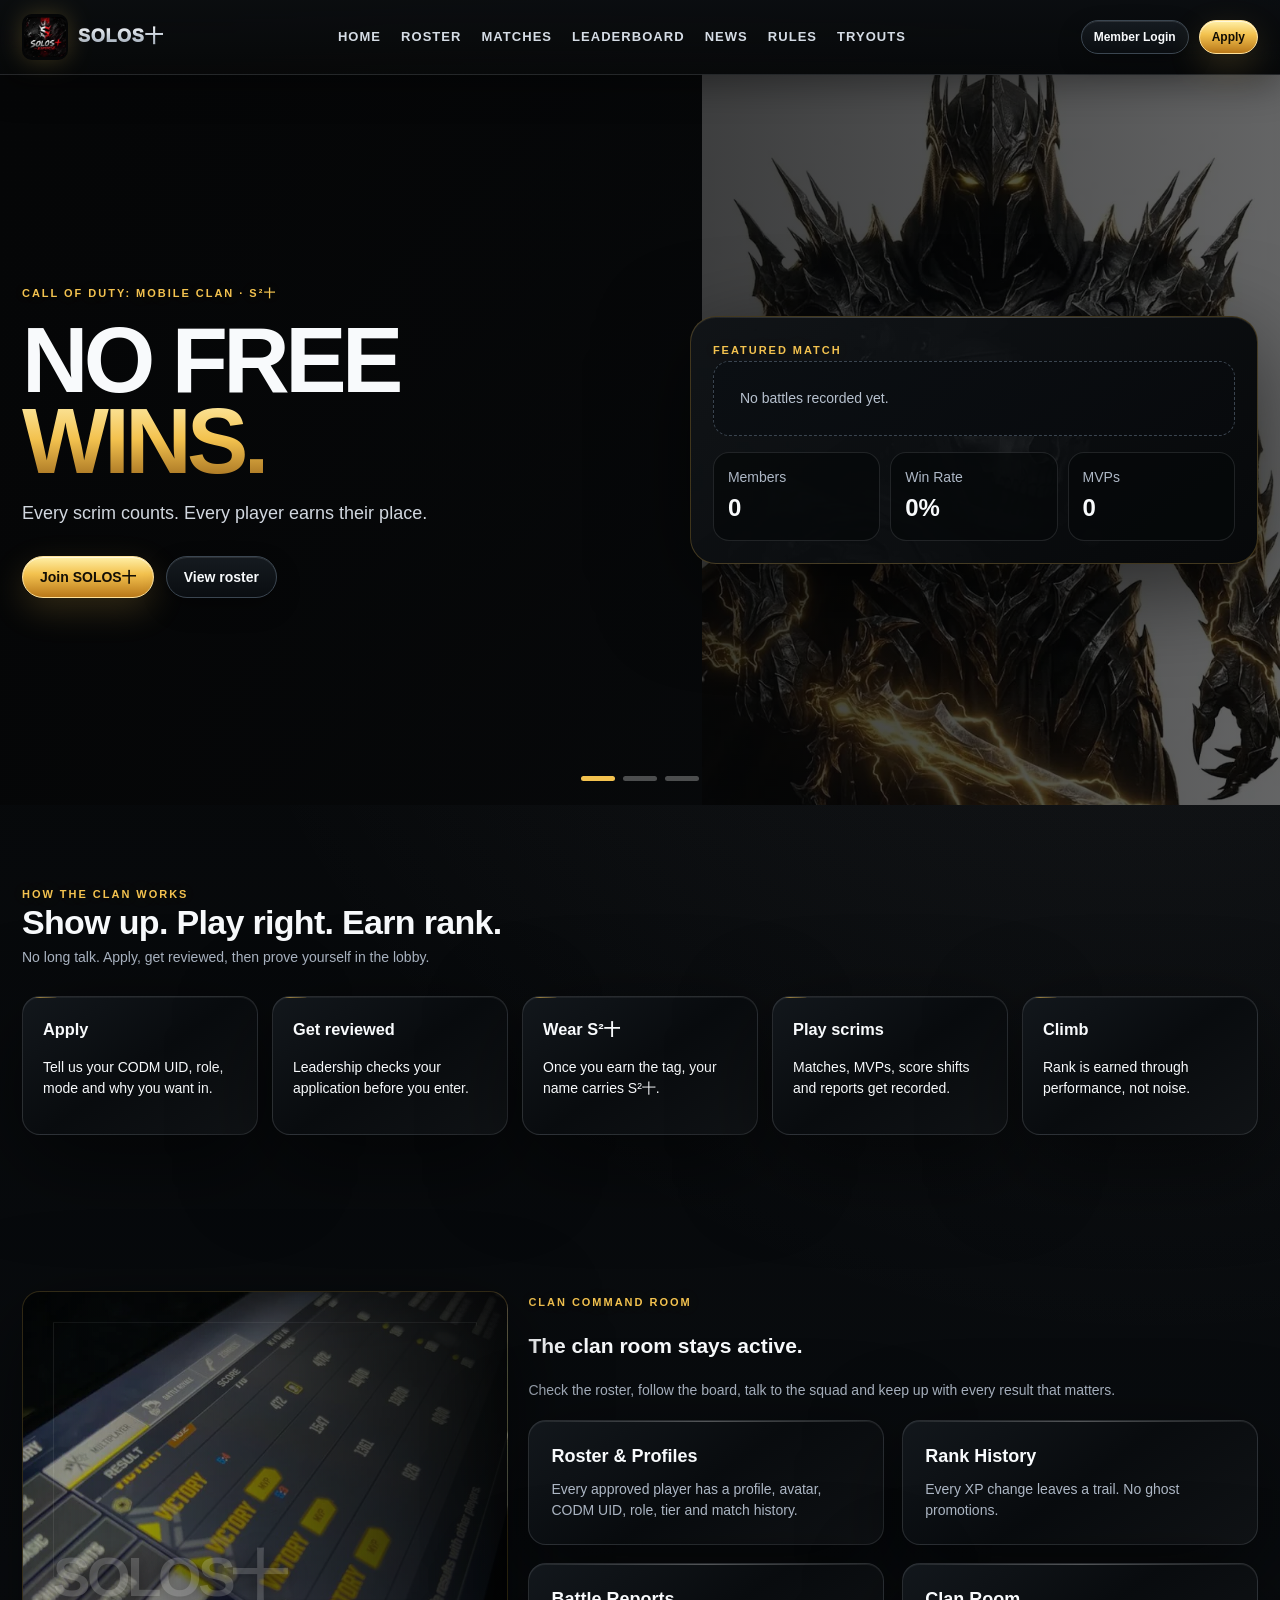
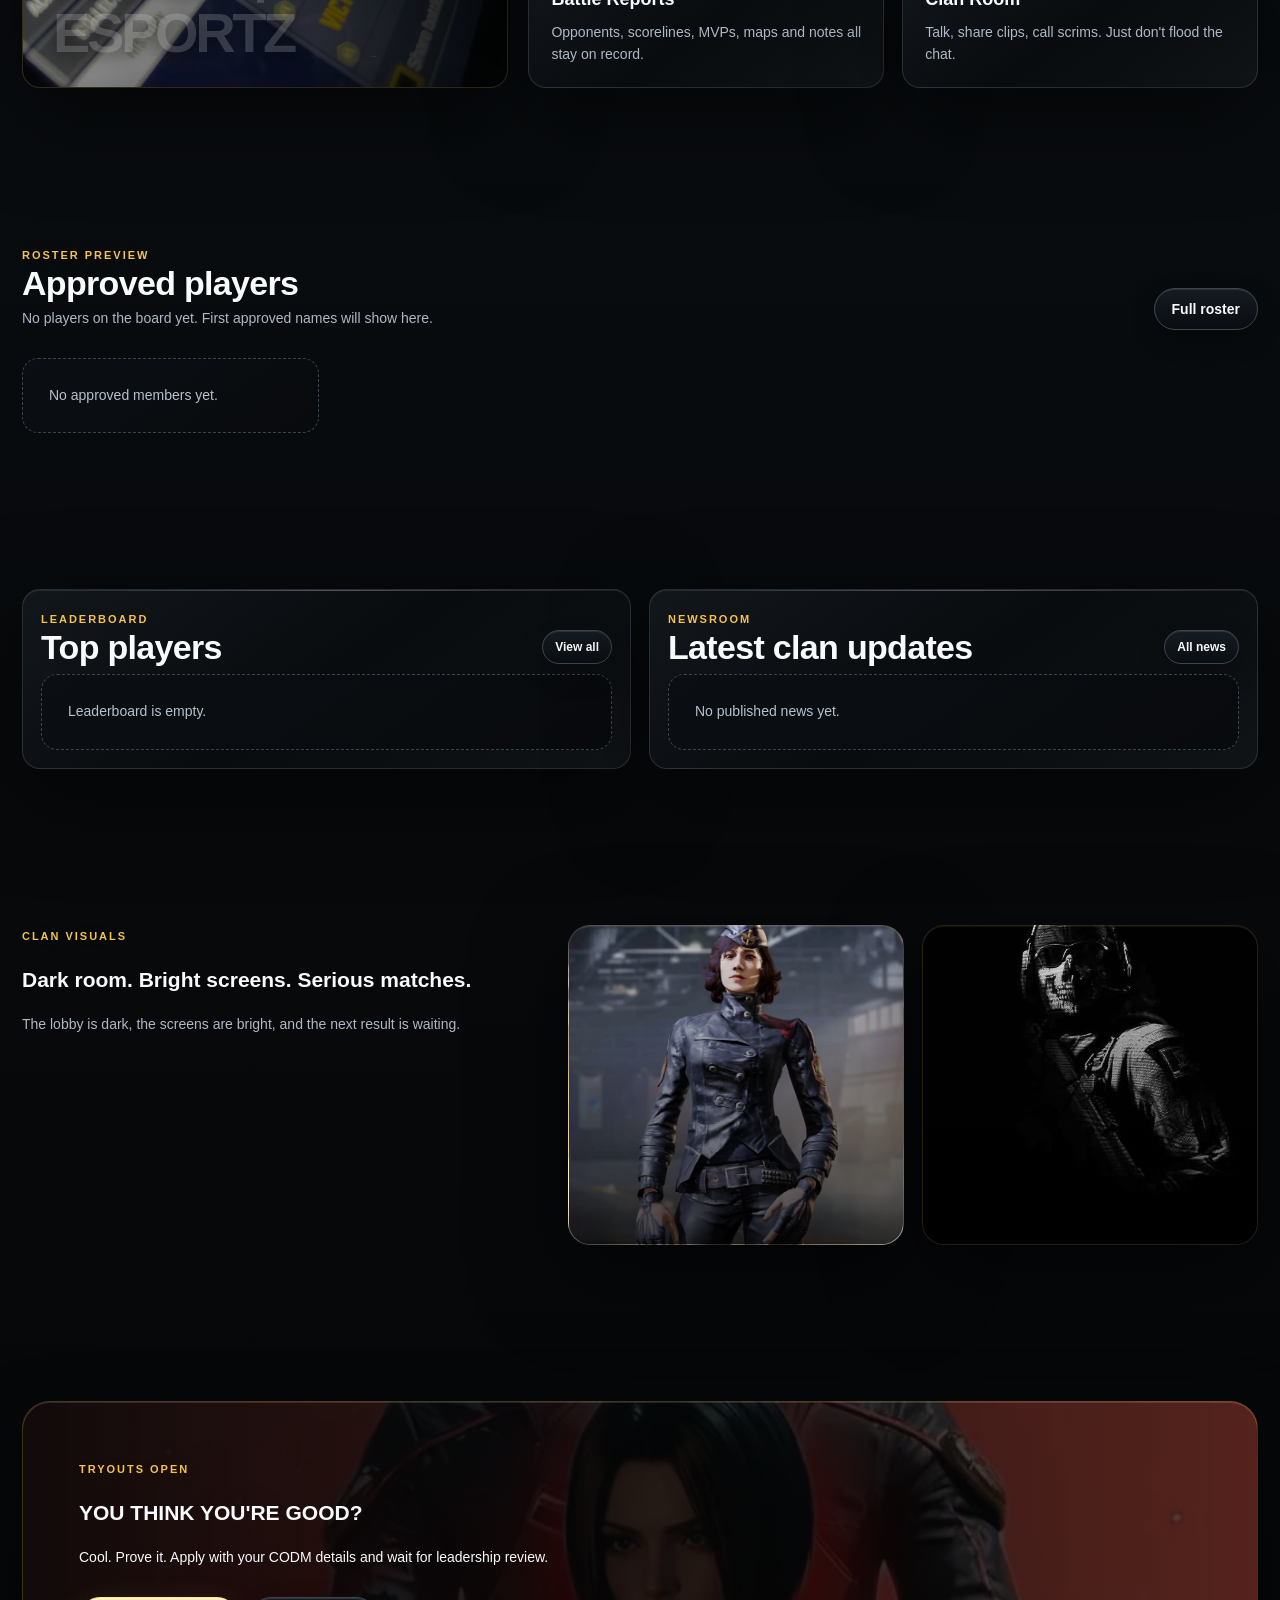
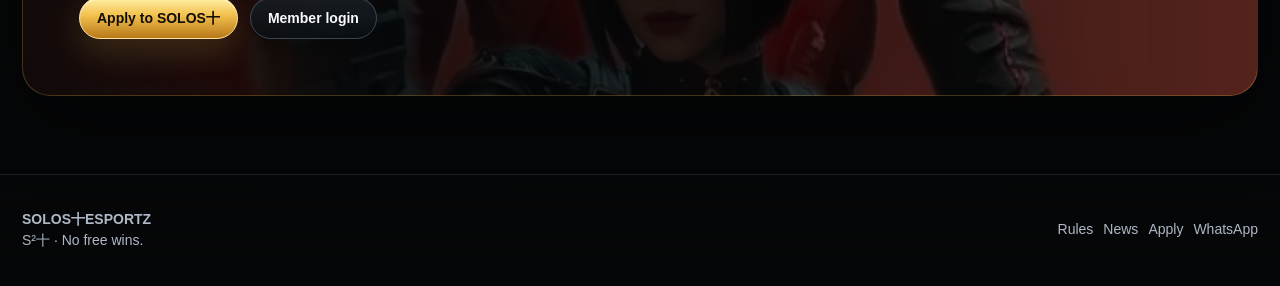
<file: index.html>
<!doctype html>
<html lang="en">
<head>
  <meta charset="utf-8">
  <meta name="viewport" content="width=device-width, initial-scale=1, viewport-fit=cover">
  <meta name="description" content="SOLOS十ESPORTZ — competitive Call of Duty: Mobile clan for scrims, rankings, match reports and clan chat.">
  <link rel="icon" href="assets/img/favicon.png"><link rel="apple-touch-icon" href="assets/img/apple-touch-icon.png">
  <link rel="stylesheet" href="assets/css/base.css">
  <link rel="stylesheet" href="assets/css/public.css"><link rel="stylesheet" href="assets/css/shiny.css">
  <title>SOLOS十ESPORTZ | S²十</title>
</head>
<body class="home page-home">
<a class="skip-link" href="#main">Skip to content</a>
<header class="site-header">
  <div class="container nav">
    <a class="brand" href="index.html"><img src="assets/img/solos-official-logo-small.webp" alt="SOLOS十ESPORTZ emblem"><span>SOLOS十</span></a>
    <nav class="nav-links" aria-label="Public navigation">
      <a href="index.html">Home</a><a href="team.html">Roster</a><a href="matches.html">Matches</a><a href="leaderboard.html">Leaderboard</a><a href="news.html">News</a><a href="about.html">Rules</a><a href="join.html">Tryouts</a>
    </nav>
    <div class="nav-actions"><a class="btn ghost small" href="app.html#login">Member Login</a><a class="btn primary small" href="join.html">Apply</a></div>
    <button class="mobile-toggle" type="button" data-open-drawer aria-label="Open menu">☰</button>
  </div>
</header>
<div class="drawer" data-drawer><div class="drawer-panel">
  <a class="brand" href="index.html"><img src="assets/img/solos-official-logo-small.webp" alt=""><span>SOLOS十</span></a>
  <a class="btn ghost" href="index.html">Home</a><a class="btn ghost" href="team.html">Roster</a><a class="btn ghost" href="matches.html">Matches</a><a class="btn ghost" href="leaderboard.html">Leaderboard</a><a class="btn ghost" href="news.html">News</a><a class="btn ghost" href="about.html">Rules</a><a class="btn ghost" href="join.html">Tryouts</a><a class="btn cyan" href="app.html#login">Member Login</a><a class="btn primary" href="join.html">Apply</a><button class="btn ghost" type="button" data-close-drawer>Close</button>
</div></div>
<main id="main">
  <section class="hero hero-slider" aria-label="SOLOS十ESPORTZ featured slides">
    <div class="hero-track" id="heroTrack">
      <article class="hero-slide active" data-slide="0" style="--slide-img:url('../img/esports/hero-templar.webp')">
        <div class="container hero-grid shiny-hero-grid">
          <div>
            <span class="eyebrow">Call of Duty: Mobile Clan · S²十</span>
            <h1>NO FREE <span>WINS.</span></h1>
            <p>Every scrim counts. Every player earns their place.</p>
            <div class="hero-actions"><a class="btn primary" href="join.html">Join SOLOS十</a><a class="btn ghost" href="team.html">View roster</a></div>
          </div>
          <aside class="hero-panel card" aria-label="Featured clan summary">
            <span class="eyebrow">Featured Match</span>
            <div id="featuredMatch" class="match-strip"><div class="empty">No battles recorded yet.</div></div>
            <div class="hero-kpis" id="publicKpis"><div><span class="muted">Members</span><strong>0</strong></div><div><span class="muted">Win Rate</span><strong>0%</strong></div><div><span class="muted">MVPs</span><strong>0</strong></div></div>
          </aside>
        </div>
      </article>
      <article class="hero-slide" data-slide="1" style="--slide-img:url('../img/esports/matches-artery.webp')">
        <div class="container hero-grid shiny-hero-grid">
          <div>
            <span class="eyebrow">Match Day</span>
            <h1>THE LOBBY <span>IS WAITING.</span></h1>
            <p>Results, MVPs and the scoreline stay on record.</p>
            <div class="hero-actions"><a class="btn primary" href="matches.html">View matches</a><a class="btn ghost" href="leaderboard.html">See the board</a></div>
          </div>
        </div>
      </article>
      <article class="hero-slide" data-slide="2" style="--slide-img:url('../img/esports/ghost-smoke.webp')">
        <div class="container hero-grid shiny-hero-grid">
          <div>
            <span class="eyebrow">Tryouts Open</span>
            <h1>EARN <span>YOUR TAG.</span></h1>
            <p>Think you can run with the squad? Cool. Prove it.</p>
            <div class="hero-actions"><a class="btn primary" href="join.html">Apply now</a><a class="btn cyan" href="#" data-community="whatsapp" target="_blank" rel="noopener">Clan chat</a></div>
          </div>
        </div>
      </article>
    </div>
    <div class="hero-dots" id="heroDots" aria-label="Hero slide controls"></div>
  </section>
  <section class="section" id="how"><div class="container"><div class="section-head"><div><span class="eyebrow">How the clan works</span><h2>Show up. Play right. Earn rank.</h2><p>No long talk. Apply, get reviewed, then prove yourself in the lobby.</p></div></div><div class="steps"><article class="card step"><h3>Apply</h3><p>Tell us your CODM UID, role, mode and why you want in.</p></article><article class="card step"><h3>Get reviewed</h3><p>Leadership checks your application before you enter.</p></article><article class="card step"><h3>Wear S²十</h3><p>Once you earn the tag, your name carries S²十.</p></article><article class="card step"><h3>Play scrims</h3><p>Matches, MVPs, score shifts and reports get recorded.</p></article><article class="card step"><h3>Climb</h3><p>Rank is earned through performance, not noise.</p></article></div></div></section>
  <section class="section"><div class="container editorial"><div class="editorial-visual" role="img" aria-label="Tactical CODM inspired squad visual"></div><div><span class="eyebrow">Clan command room</span><h2>The clan room stays active.</h2><p class="muted">Check the roster, follow the board, talk to the squad and keep up with every result that matters.</p><div class="grid two" style="margin-top:18px"><article class="card feature-card"><h3>Roster & Profiles</h3><p>Every approved player has a profile, avatar, CODM UID, role, tier and match history.</p></article><article class="card feature-card"><h3>Rank History</h3><p>Every XP change leaves a trail. No ghost promotions.</p></article><article class="card feature-card"><h3>Battle Reports</h3><p>Opponents, scorelines, MVPs, maps and notes all stay on record.</p></article><article class="card feature-card"><h3>Clan Room</h3><p>Talk, share clips, call scrims. Just don't flood the chat.</p></article></div></div></div></section>
  <section class="section"><div class="container"><div class="section-head"><div><span class="eyebrow">Roster preview</span><h2>Approved players</h2><p>No players on the board yet. First approved names will show here.</p></div><a class="btn ghost" href="team.html">Full roster</a></div><div class="roster-row" id="homeRoster"><div class="empty">No approved members yet.</div></div></div></section>
  <section class="section"><div class="container grid two"><section class="card panel leader-preview"><div class="section-head" style="margin-bottom:10px"><div><span class="eyebrow">Leaderboard</span><h2>Top players</h2></div><a class="btn ghost small" href="leaderboard.html">View all</a></div><div id="homeLeaderboard"><div class="empty">Leaderboard is empty.</div></div></section><section class="card panel"><div class="section-head" style="margin-bottom:10px"><div><span class="eyebrow">Newsroom</span><h2>Latest clan updates</h2></div><a class="btn ghost small" href="news.html">All news</a></div><div id="homeNews" class="news-list"><div class="empty">No published news yet.</div></div></section></div></section>

  <section class="section visual-strip-section"><div class="container visual-strip"><article><span class="eyebrow">Clan visuals</span><h2>Dark room. Bright screens. Serious matches.</h2><p class="muted">The lobby is dark, the screens are bright, and the next result is waiting.</p></article><div class="visual-card visual-one"></div><div class="visual-card visual-two"></div></div></section>
  <section class="section"><div class="container"><div class="cta"><span class="eyebrow">Tryouts open</span><h2>YOU THINK YOU'RE GOOD?</h2><p>Cool. Prove it. Apply with your CODM details and wait for leadership review.</p><div class="hero-actions"><a class="btn primary" href="join.html">Apply to SOLOS十</a><a class="btn ghost" href="app.html#login">Member login</a></div></div></div></section>
</main>
<footer class="footer"><div class="container footer-grid"><div><strong>SOLOS十ESPORTZ</strong><br><span>S²十 · No free wins.</span></div><div class="nav-actions"><a href="about.html">Rules</a><a href="news.html">News</a><a href="join.html">Apply</a><a href="#" data-community="whatsapp" target="_blank" rel="noopener">WhatsApp</a></div></div></footer>
<div class="toast-wrap" id="toasts"></div>
<script src="assets/js/config.js"></script><script src="assets/js/api.js"></script><script src="assets/js/ui.js"></script><script src="assets/js/public.js"></script>
</body></html>
</file>
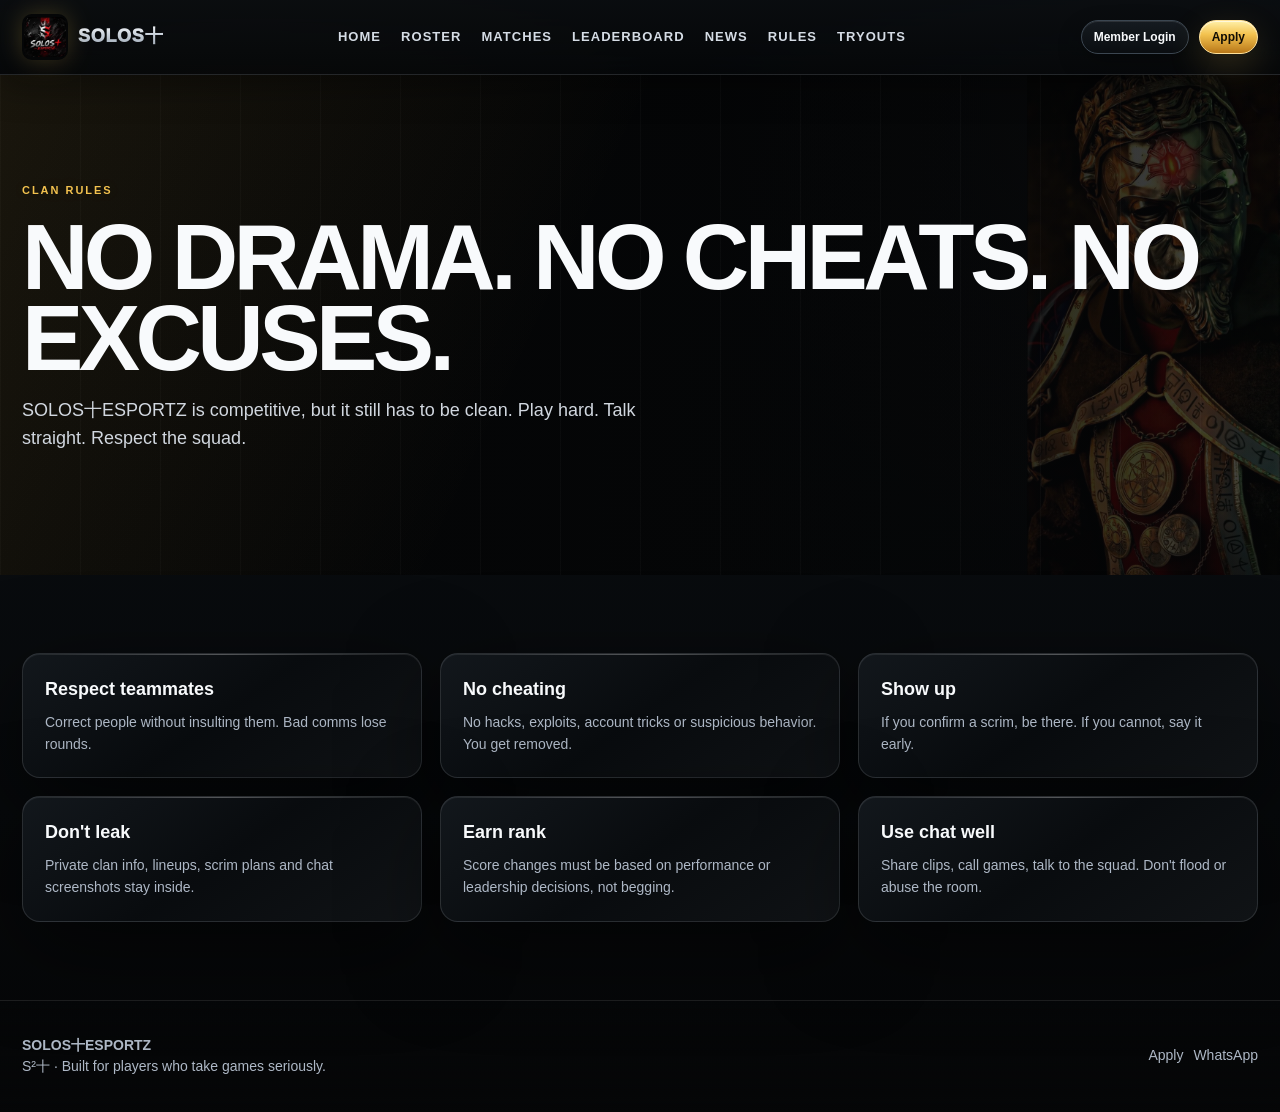
<file: about.html>
<!doctype html><html lang="en"><head><meta charset="utf-8"><meta name="viewport" content="width=device-width, initial-scale=1, viewport-fit=cover"><link rel="icon" href="assets/img/favicon.png"><link rel="apple-touch-icon" href="assets/img/apple-touch-icon.png"><link rel="stylesheet" href="assets/css/base.css"><link rel="stylesheet" href="assets/css/public.css"><link rel="stylesheet" href="assets/css/shiny.css"><title>Rules | SOLOS十ESPORTZ</title></head><body class="page-rules"><a class="skip-link" href="#main">Skip to content</a><header class="site-header"><div class="container nav"><a class="brand" href="index.html"><img src="assets/img/solos-official-logo-small.webp" alt="SOLOS十ESPORTZ emblem"><span>SOLOS十</span></a><nav class="nav-links"><a href="index.html">Home</a><a href="team.html">Roster</a><a href="matches.html">Matches</a><a href="leaderboard.html">Leaderboard</a><a href="news.html">News</a><a href="about.html">Rules</a><a href="join.html">Tryouts</a></nav><div class="nav-actions"><a class="btn ghost small" href="app.html#login">Member Login</a><a class="btn primary small" href="join.html">Apply</a></div><button class="mobile-toggle" type="button" data-open-drawer aria-label="Open menu">☰</button></div></header><div class="drawer" data-drawer><div class="drawer-panel"><a class="brand" href="index.html"><img src="assets/img/solos-official-logo-small.webp" alt=""><span>SOLOS十</span></a><a class="btn ghost" href="index.html">Home</a><a class="btn ghost" href="team.html">Roster</a><a class="btn ghost" href="matches.html">Matches</a><a class="btn ghost" href="leaderboard.html">Leaderboard</a><a class="btn ghost" href="news.html">News</a><a class="btn ghost" href="about.html">Rules</a><a class="btn cyan" href="app.html#login">Member Login</a><a class="btn primary" href="join.html">Apply</a><button class="btn ghost" type="button" data-close-drawer>Close</button></div></div><main id="main"><section class="hero page-hero" style="min-height:500px"><div class="container"><span class="eyebrow">Clan Rules</span><h1>NO DRAMA. NO CHEATS. NO EXCUSES.</h1><p>SOLOS十ESPORTZ is competitive, but it still has to be clean. Play hard. Talk straight. Respect the squad.</p></div></section><section class="section"><div class="container grid three"><article class="card feature-card"><h3>Respect teammates</h3><p>Correct people without insulting them. Bad comms lose rounds.</p></article><article class="card feature-card"><h3>No cheating</h3><p>No hacks, exploits, account tricks or suspicious behavior. You get removed.</p></article><article class="card feature-card"><h3>Show up</h3><p>If you confirm a scrim, be there. If you cannot, say it early.</p></article><article class="card feature-card"><h3>Don't leak</h3><p>Private clan info, lineups, scrim plans and chat screenshots stay inside.</p></article><article class="card feature-card"><h3>Earn rank</h3><p>Score changes must be based on performance or leadership decisions, not begging.</p></article><article class="card feature-card"><h3>Use chat well</h3><p>Share clips, call games, talk to the squad. Don't flood or abuse the room.</p></article></div></section></main><footer class="footer"><div class="container footer-grid"><div><strong>SOLOS十ESPORTZ</strong><br><span>S²十 · Built for players who take games seriously.</span></div><div class="nav-actions"><a href="join.html">Apply</a><a href="#" data-community="whatsapp" target="_blank" rel="noopener">WhatsApp</a></div></div></footer><div class="toast-wrap" id="toasts"></div><script src="assets/js/config.js"></script><script src="assets/js/api.js"></script><script src="assets/js/ui.js"></script><script src="assets/js/public.js"></script></body></html>
</file>
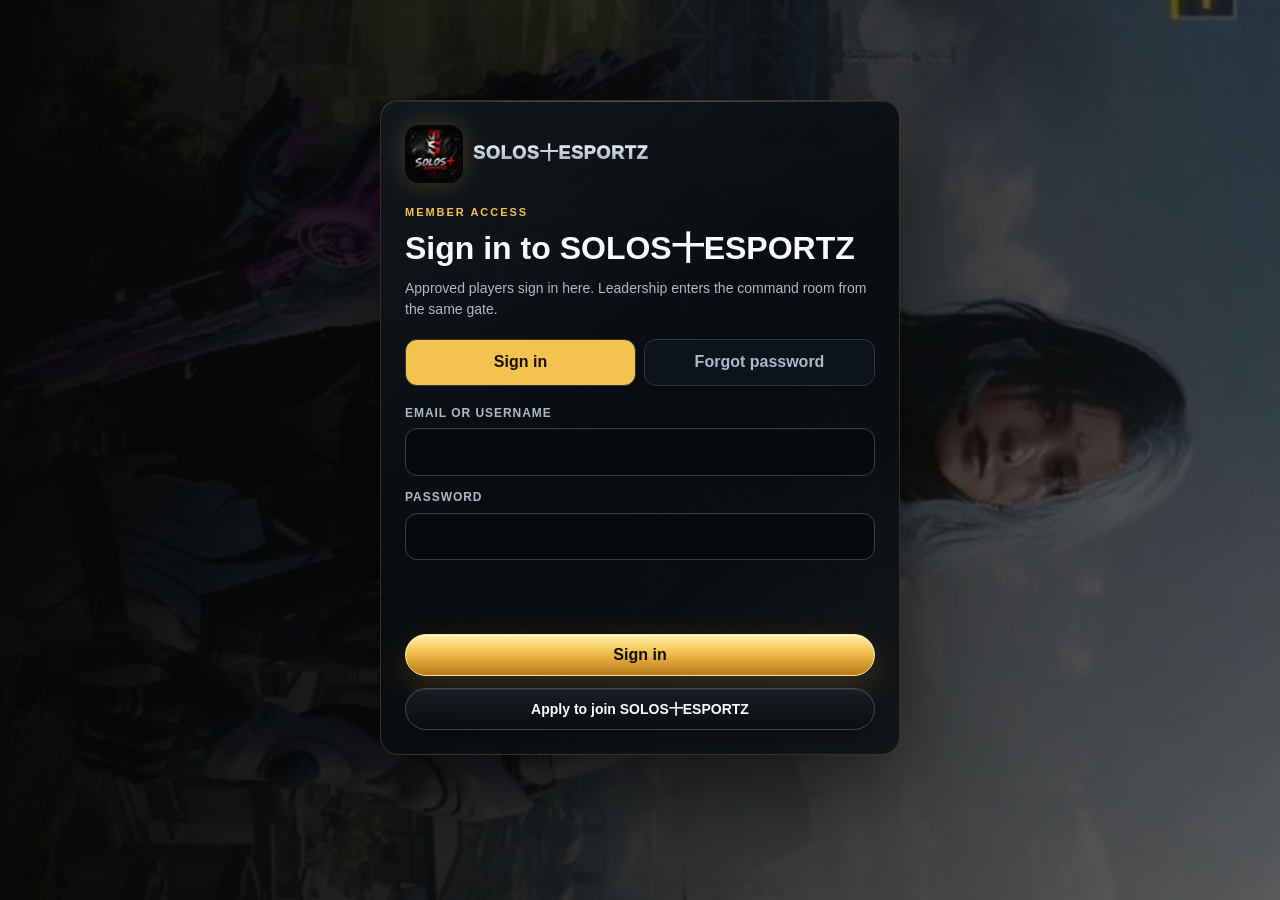
<file: app.html>
<!doctype html><html lang="en"><head><meta charset="utf-8"><meta name="viewport" content="width=device-width, initial-scale=1, viewport-fit=cover"><title>Member Area | SOLOS十ESPORTZ</title><meta name="description" content="SOLOS十ESPORTZ member and admin area"><link rel="icon" href="assets/img/favicon.png"><link rel="apple-touch-icon" href="assets/img/apple-touch-icon.png"><link rel="stylesheet" href="assets/css/base.css"><link rel="stylesheet" href="assets/css/public.css"><link rel="stylesheet" href="assets/css/app.css"><link rel="stylesheet" href="assets/css/shiny.css"></head><body class="app-body page-app">
<a class="skip-link" href="#appMain">Skip to app content</a>
<section id="authScreen" class="auth-wrap"><div class="container"><section class="card auth-card"><a class="brand" href="index.html" style="margin-bottom:18px"><img src="assets/img/solos-official-logo-small.webp" alt="SOLOS十ESPORTZ emblem"><span>SOLOS十ESPORTZ</span></a><span class="eyebrow">Member Access</span><h1 style="font:900 32px/1 var(--display);margin:9px 0">Sign in to SOLOS十ESPORTZ</h1><p class="muted">Approved players sign in here. Leadership enters the command room from the same gate.</p><div class="auth-tabs" role="tablist" aria-label="Authentication tabs"><button type="button" class="active" data-auth-tab="loginPane">Sign in</button><button type="button" data-auth-tab="forgotPane">Forgot password</button></div>
<div id="loginPane" class="auth-pane"><form id="loginForm" class="form-grid" autocomplete="on"><div class="field"><label for="loginIdentity">Email or username</label><input id="loginIdentity" name="identity" required autocomplete="username"></div><div class="field"><label for="loginPassword">Password</label><input id="loginPassword" name="password" type="password" required autocomplete="current-password"></div><p class="form-msg" id="loginMessage"></p><button class="btn primary" type="submit" data-loading-text="Signing in...">Sign in</button><a class="btn ghost" href="join.html">Apply to join SOLOS十ESPORTZ</a></form></div>
<div id="forgotPane" class="auth-pane hidden"><form id="forgotForm" class="form-grid"><div class="field"><label for="forgotEmail">Email</label><input id="forgotEmail" name="email" type="email" required></div><p class="form-msg" id="forgotMessage"></p><button class="btn primary" type="submit" data-loading-text="Sending reset link...">Send reset link</button><button class="btn ghost" type="button" data-auth-tab="loginPane">Back to sign in</button></form></div>
</section></div></section>
<section id="appShell" class="app-shell hidden"><aside class="sidebar"><a class="side-brand" href="index.html"><img src="assets/img/solos-official-logo-small.webp" alt=""><span>SOLOS十ESPORTZ</span></a><nav class="side-nav" id="sideNav" aria-label="App navigation"></nav><div class="sidebar-footer"><a class="btn ghost" href="index.html">Back to site</a><div class="pill" id="sessionLabel">Signed in</div><button class="btn ghost" type="button" id="logoutBtn" data-loading-text="Signing out...">Logout</button></div></aside><div class="app-main"><header class="topbar"><button class="mobile-app-toggle btn ghost small" type="button" id="openAppMenu">☰</button><h1 id="pageTitle">Dashboard</h1><div class="topbar-actions"><span class="pill" id="rolePill">Member</span><button class="btn ghost small" type="button" id="refreshBtn" data-loading-text="Refreshing...">Refresh</button></div></header><main id="appMain" class="page"></main></div></section>
<div class="app-drawer" id="appDrawer"><div class="app-drawer-panel"><a class="side-brand" href="index.html"><img src="assets/img/solos-official-logo-small.webp" alt=""><span>SOLOS十ESPORTZ</span></a><nav class="side-nav" id="mobileSideNav"></nav><a class="btn ghost" href="index.html">Back to site</a><button class="btn ghost" type="button" id="mobileLogoutBtn" data-loading-text="Signing out...">Logout</button><button class="btn ghost" type="button" id="closeAppMenu">Close</button></div></div>
<div class="toast-wrap" id="toasts"></div><script src="assets/js/config.js"></script><script src="assets/js/api.js"></script><script src="assets/js/ui.js"></script><script src="assets/js/auth.js"></script><script src="assets/js/app.js"></script><script src="assets/js/admin.js"></script><script src="assets/js/member.js"></script><script src="assets/js/chat.js"></script></body></html>
</file>
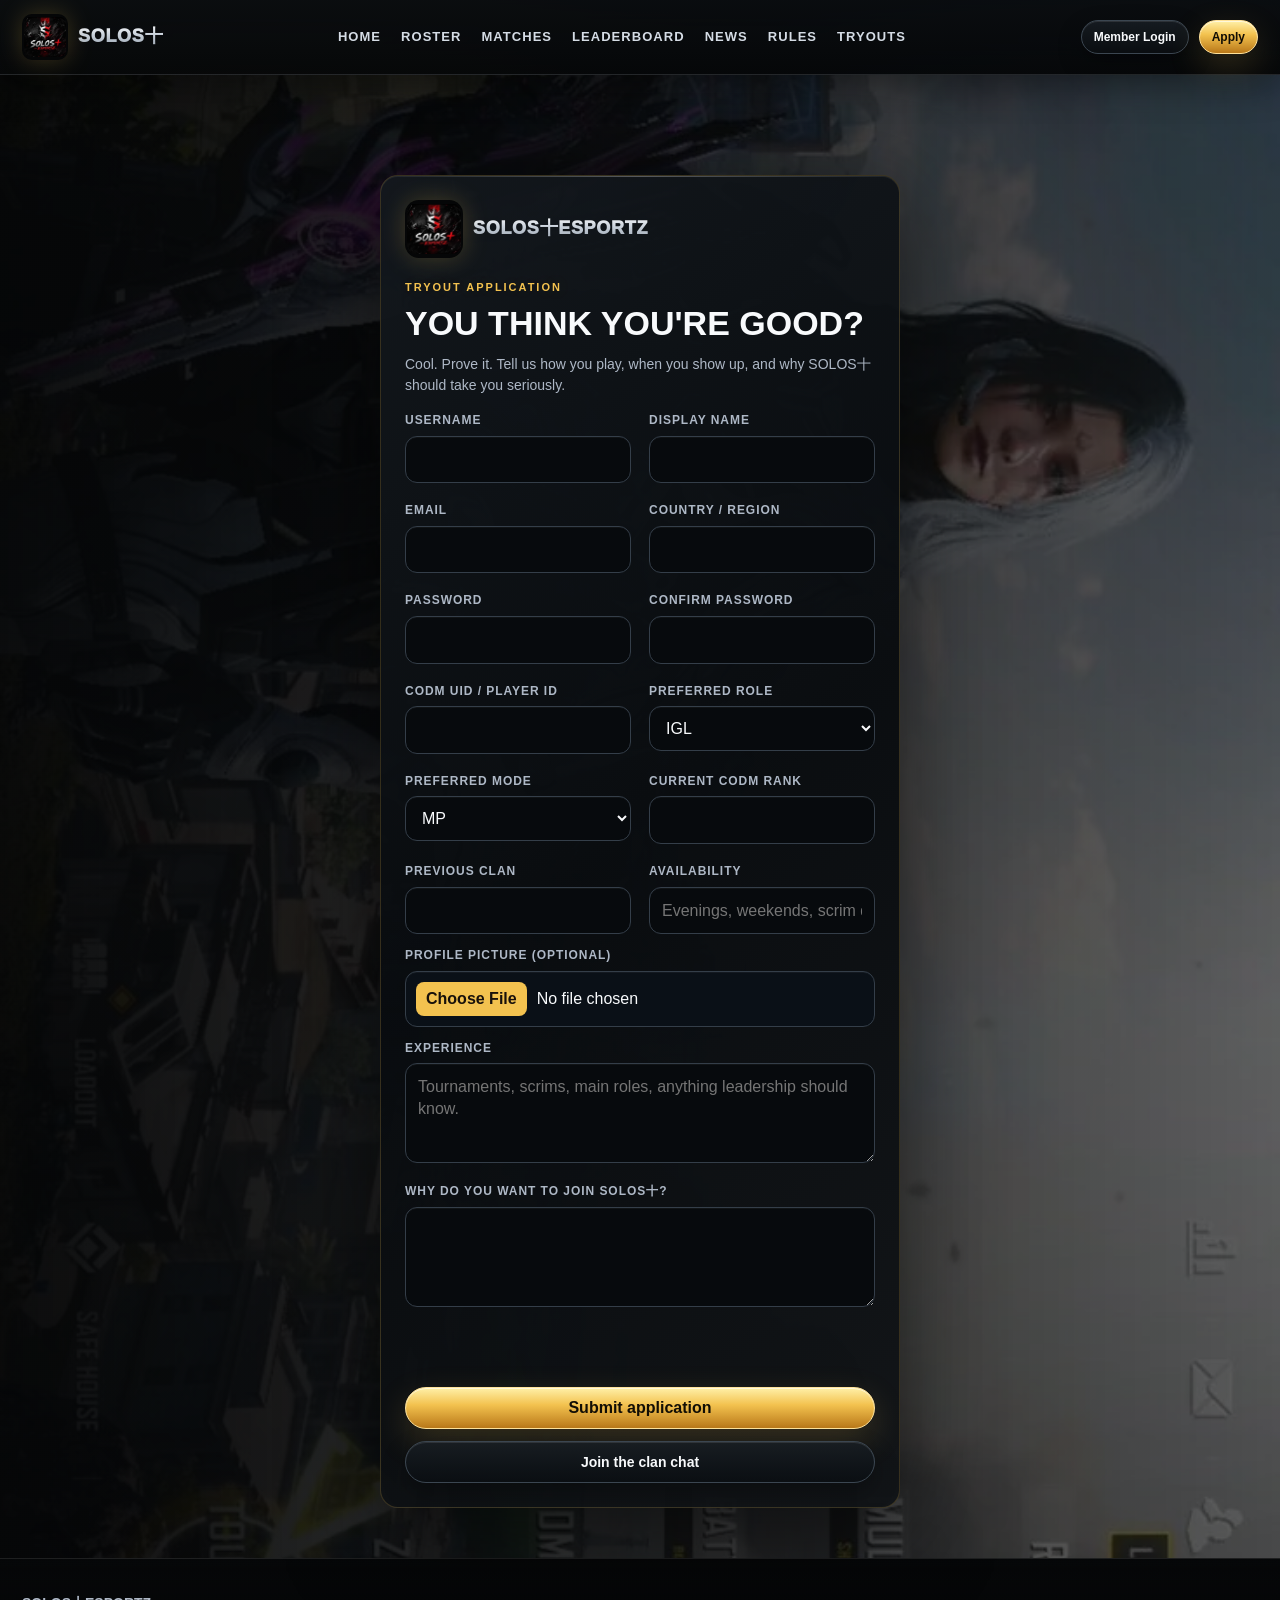
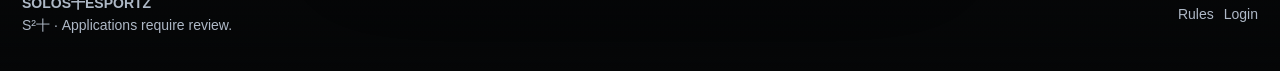
<file: join.html>
<!doctype html>
<html lang="en"><head><meta charset="utf-8"><meta name="viewport" content="width=device-width, initial-scale=1, viewport-fit=cover"><meta name="description" content="Apply to join SOLOS十ESPORTZ CODM clan."><link rel="icon" href="assets/img/favicon.png"><link rel="apple-touch-icon" href="assets/img/apple-touch-icon.png"><link rel="stylesheet" href="assets/css/base.css"><link rel="stylesheet" href="assets/css/public.css"><link rel="stylesheet" href="assets/css/shiny.css"><title>Apply | SOLOS十ESPORTZ</title></head>
<body class="page-join"><a class="skip-link" href="#main">Skip to content</a><header class="site-header"><div class="container nav"><a class="brand" href="index.html"><img src="assets/img/solos-official-logo-small.webp" alt="SOLOS十ESPORTZ emblem"><span>SOLOS十</span></a><nav class="nav-links"><a href="index.html">Home</a><a href="team.html">Roster</a><a href="matches.html">Matches</a><a href="leaderboard.html">Leaderboard</a><a href="news.html">News</a><a href="about.html">Rules</a><a href="join.html">Tryouts</a></nav><div class="nav-actions"><a class="btn ghost small" href="app.html#login">Member Login</a><a class="btn primary small" href="join.html">Apply</a></div><button class="mobile-toggle" type="button" data-open-drawer aria-label="Open menu">☰</button></div></header><div class="drawer" data-drawer><div class="drawer-panel"><a class="brand" href="index.html"><img src="assets/img/solos-official-logo-small.webp" alt=""><span>SOLOS十</span></a><a class="btn ghost" href="index.html">Home</a><a class="btn ghost" href="team.html">Roster</a><a class="btn ghost" href="matches.html">Matches</a><a class="btn ghost" href="leaderboard.html">Leaderboard</a><a class="btn ghost" href="news.html">News</a><a class="btn ghost" href="about.html">Rules</a><a class="btn cyan" href="app.html#login">Member Login</a><a class="btn primary" href="join.html">Apply</a><button class="btn ghost" type="button" data-close-drawer>Close</button></div></div>
<main id="main"><section class="auth-wrap"><div class="container"><section class="card auth-card" style="max-width:780px"><a class="brand" href="index.html" style="margin-bottom:18px"><img src="assets/img/solos-official-logo-small.webp" alt=""><span>SOLOS十ESPORTZ</span></a><span class="eyebrow">Tryout Application</span><h1 style="font:900 34px/1 var(--display);margin:8px 0">YOU THINK YOU'RE GOOD?</h1><p class="muted">Cool. Prove it. Tell us how you play, when you show up, and why SOLOS十 should take you seriously.</p><form id="registerForm" class="form-grid" autocomplete="on"><div class="grid two"><div class="field"><label for="username">Username</label><input id="username" name="username" required minlength="3" maxlength="24" autocomplete="username"></div><div class="field"><label for="displayName">Display name</label><input id="displayName" name="displayName" required maxlength="60"></div><div class="field"><label for="email">Email</label><input id="email" name="email" type="email" required autocomplete="email"></div><div class="field"><label for="country">Country / region</label><input id="country" name="country" maxlength="60"></div><div class="field"><label for="password">Password</label><input id="password" name="password" type="password" required minlength="8" autocomplete="new-password"></div><div class="field"><label for="confirmPassword">Confirm password</label><input id="confirmPassword" name="confirmPassword" type="password" required minlength="8" autocomplete="new-password"></div><div class="field"><label for="codmUid">CODM UID / Player ID</label><input id="codmUid" name="codmUid" required maxlength="40"></div><div class="field"><label for="playerRole">Preferred role</label><select id="playerRole" name="playerRole"><option>IGL</option><option>SLAYER</option><option>SMG</option><option>AR</option><option>SNIPER</option><option>FLEX</option><option>SUPPORT</option><option>BR PLAYER</option><option>MP PLAYER</option></select></div><div class="field"><label for="preferredMode">Preferred mode</label><select id="preferredMode" name="preferredMode"><option>MP</option><option>BR</option><option>Both</option></select></div><div class="field"><label for="currentRank">Current CODM rank</label><input id="currentRank" name="currentRank" maxlength="40"></div><div class="field"><label for="previousClan">Previous clan</label><input id="previousClan" name="previousClan" maxlength="80"></div><div class="field"><label for="availability">Availability</label><input id="availability" name="availability" maxlength="160" placeholder="Evenings, weekends, scrim days..."></div></div><div class="field"><label for="avatarFile">Profile picture (optional)</label><input id="avatarFile" name="avatarFile" type="file" accept="image/png,image/jpeg,image/webp"></div><div class="field"><label for="experience">Experience</label><textarea id="experience" name="experience" maxlength="500" placeholder="Tournaments, scrims, main roles, anything leadership should know."></textarea></div><div class="field"><label for="whyJoin">Why do you want to join SOLOS十?</label><textarea id="whyJoin" name="whyJoin" maxlength="700" required></textarea></div><p class="form-msg" id="registerMessage"></p><button class="btn primary" type="submit" data-loading-text="Sending application...">Submit application</button><a class="btn ghost" href="#" data-community="whatsapp" target="_blank" rel="noopener">Join the clan chat</a></form></section></div></section></main>
<footer class="footer"><div class="container footer-grid"><div><strong>SOLOS十ESPORTZ</strong><br><span>S²十 · Applications require review.</span></div><div class="nav-actions"><a href="about.html">Rules</a><a href="app.html#login">Login</a></div></div></footer><div class="toast-wrap" id="toasts"></div><script src="assets/js/config.js"></script><script src="assets/js/api.js"></script><script src="assets/js/ui.js"></script><script src="assets/js/public.js"></script></body></html>
</file>
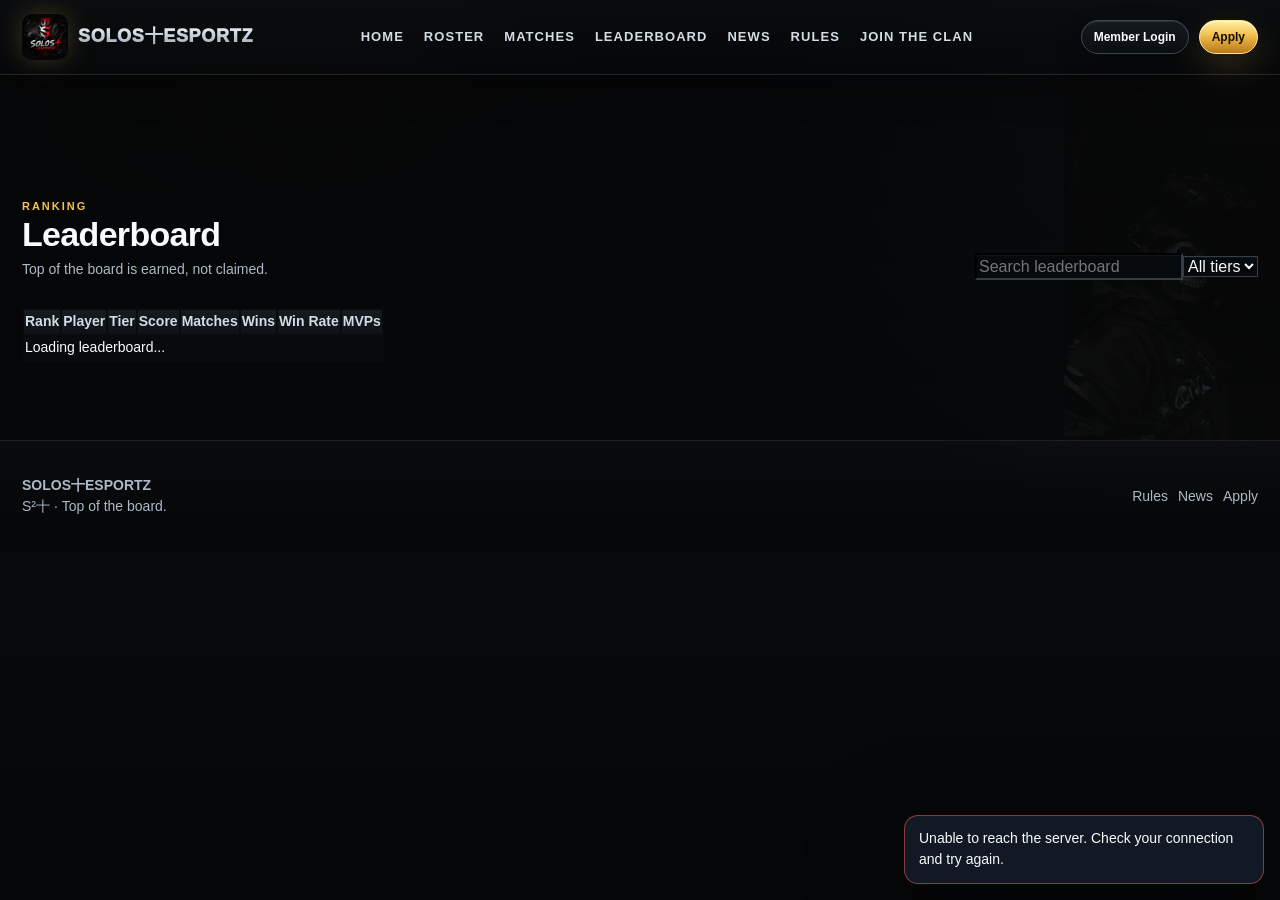
<file: leaderboard.html>
<!doctype html><html lang="en"><head><meta charset="utf-8"><meta name="viewport" content="width=device-width, initial-scale=1, viewport-fit=cover"><link rel="icon" href="assets/img/favicon.png"><link rel="apple-touch-icon" href="assets/img/apple-touch-icon.png"><link rel="stylesheet" href="assets/css/base.css"><link rel="stylesheet" href="assets/css/public.css"><link rel="stylesheet" href="assets/css/shiny.css"><title>Leaderboard | SOLOS十ESPORTZ</title></head><body class="page-leaderboard"><a class="skip-link" href="#main">Skip to content</a><header class="site-header"><div class="container nav"><a class="brand" href="index.html"><img src="assets/img/solos-official-logo-small.webp" alt="SOLOS十ESPORTZ emblem"><span>SOLOS十ESPORTZ</span></a><nav class="nav-links"><a href="index.html">Home</a><a href="team.html">Roster</a><a href="matches.html">Matches</a><a href="leaderboard.html">Leaderboard</a><a href="news.html">News</a><a href="about.html">Rules</a><a href="join.html">Join the Clan</a></nav><div class="nav-actions"><a class="btn ghost small" href="app.html#login">Member Login</a><a class="btn primary small" href="join.html">Apply</a></div><button class="mobile-toggle" type="button" data-open-drawer aria-label="Open menu">☰</button></div></header><div class="drawer" data-drawer><div class="drawer-panel"><a class="brand" href="index.html"><img src="assets/img/solos-official-logo-small.webp" alt=""><span>SOLOS十ESPORTZ</span></a><a class="btn ghost" href="index.html">Home</a><a class="btn ghost" href="team.html">Roster</a><a class="btn ghost" href="matches.html">Matches</a><a class="btn ghost" href="leaderboard.html">Leaderboard</a><a class="btn ghost" href="news.html">News</a><a class="btn ghost" href="about.html">Rules</a><a class="btn cyan" href="app.html#login">Login</a><a class="btn primary" href="join.html">Join the Clan</a><button class="btn ghost" type="button" data-close-drawer>Close</button></div></div><main id="main"><section class="section" style="padding-top:120px"><div class="container"><div class="section-head"><div><span class="eyebrow">Ranking</span><h2>Leaderboard</h2><p>Top of the board is earned, not claimed.</p></div><div class="filters"><input id="leaderSearch" placeholder="Search leaderboard"><select id="leaderTier"><option value="">All tiers</option><option>Tier 1</option><option>Tier 2</option><option>Tier 3</option></select></div></div><div class="table-wrap"><table class="data-table" id="leaderboardTable"><thead><tr><th>Rank</th><th>Player</th><th>Tier</th><th>Score</th><th>Matches</th><th>Wins</th><th>Win Rate</th><th>MVPs</th></tr></thead><tbody><tr><td colspan="8">Loading leaderboard...</td></tr></tbody></table></div></div></section></main><footer class="footer"><div class="container footer-grid"><div><strong>SOLOS十ESPORTZ</strong><br><span>S²十 · Top of the board.</span></div><div class="nav-actions"><a href="about.html">Rules</a><a href="news.html">News</a><a href="join.html">Apply</a></div></div></footer><div class="toast-wrap" id="toasts"></div><script src="assets/js/config.js"></script><script src="assets/js/api.js"></script><script src="assets/js/ui.js"></script><script src="assets/js/public.js"></script></body></html>
</file>
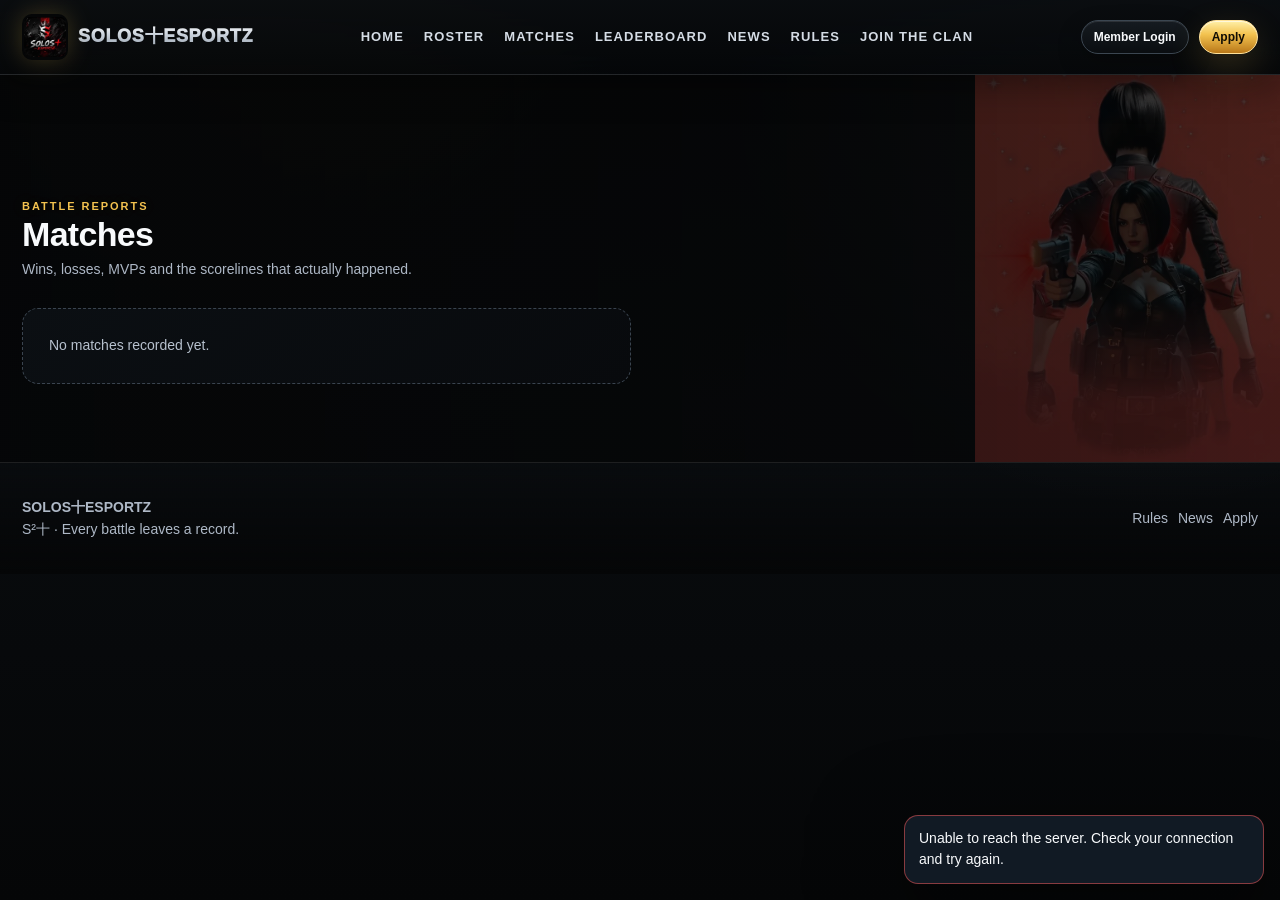
<file: matches.html>
<!doctype html><html lang="en"><head><meta charset="utf-8"><meta name="viewport" content="width=device-width, initial-scale=1, viewport-fit=cover"><link rel="icon" href="assets/img/favicon.png"><link rel="apple-touch-icon" href="assets/img/apple-touch-icon.png"><link rel="stylesheet" href="assets/css/base.css"><link rel="stylesheet" href="assets/css/public.css"><link rel="stylesheet" href="assets/css/shiny.css"><title>Matches | SOLOS十ESPORTZ</title></head><body class="page-matches"><a class="skip-link" href="#main">Skip to content</a><header class="site-header"><div class="container nav"><a class="brand" href="index.html"><img src="assets/img/solos-official-logo-small.webp" alt="SOLOS十ESPORTZ emblem"><span>SOLOS十ESPORTZ</span></a><nav class="nav-links"><a href="index.html">Home</a><a href="team.html">Roster</a><a href="matches.html">Matches</a><a href="leaderboard.html">Leaderboard</a><a href="news.html">News</a><a href="about.html">Rules</a><a href="join.html">Join the Clan</a></nav><div class="nav-actions"><a class="btn ghost small" href="app.html#login">Member Login</a><a class="btn primary small" href="join.html">Apply</a></div><button class="mobile-toggle" type="button" data-open-drawer aria-label="Open menu">☰</button></div></header><div class="drawer" data-drawer><div class="drawer-panel"><a class="brand" href="index.html"><img src="assets/img/solos-official-logo-small.webp" alt=""><span>SOLOS十ESPORTZ</span></a><a class="btn ghost" href="index.html">Home</a><a class="btn ghost" href="team.html">Roster</a><a class="btn ghost" href="matches.html">Matches</a><a class="btn ghost" href="leaderboard.html">Leaderboard</a><a class="btn ghost" href="news.html">News</a><a class="btn ghost" href="about.html">Rules</a><a class="btn cyan" href="app.html#login">Login</a><a class="btn primary" href="join.html">Join the Clan</a><button class="btn ghost" type="button" data-close-drawer>Close</button></div></div><main id="main"><section class="section" style="padding-top:120px"><div class="container"><div class="section-head"><div><span class="eyebrow">Battle Reports</span><h2>Matches</h2><p>Wins, losses, MVPs and the scorelines that actually happened.</p></div></div><div id="matchesList" class="grid two"><div class="empty">No matches recorded yet.</div></div></div></section></main><footer class="footer"><div class="container footer-grid"><div><strong>SOLOS十ESPORTZ</strong><br><span>S²十 · Every battle leaves a record.</span></div><div class="nav-actions"><a href="about.html">Rules</a><a href="news.html">News</a><a href="join.html">Apply</a></div></div></footer><div class="toast-wrap" id="toasts"></div><script src="assets/js/config.js"></script><script src="assets/js/api.js"></script><script src="assets/js/ui.js"></script><script src="assets/js/public.js"></script></body></html>
</file>
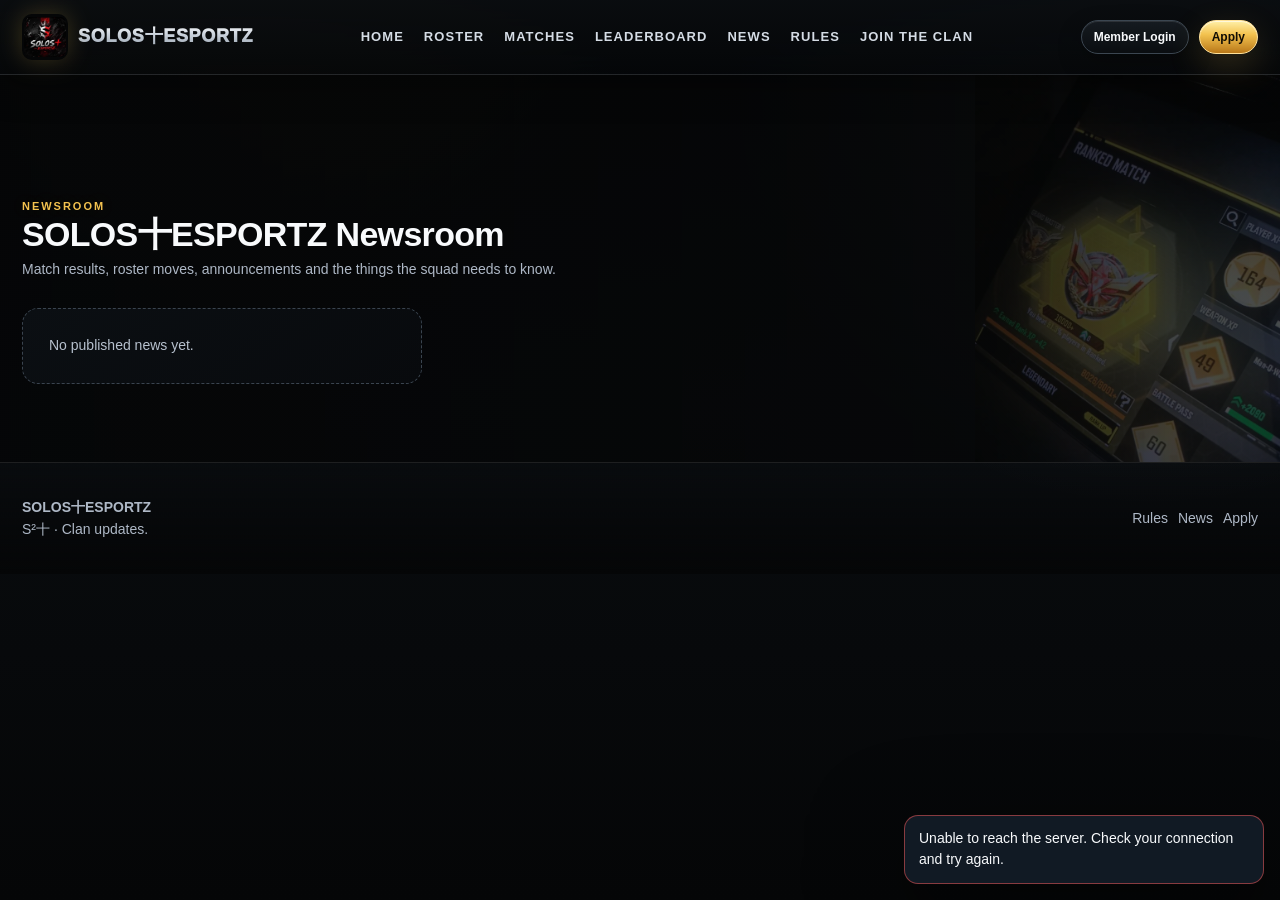
<file: news.html>
<!doctype html><html lang="en"><head><meta charset="utf-8"><meta name="viewport" content="width=device-width, initial-scale=1, viewport-fit=cover"><link rel="icon" href="assets/img/favicon.png"><link rel="apple-touch-icon" href="assets/img/apple-touch-icon.png"><link rel="stylesheet" href="assets/css/base.css"><link rel="stylesheet" href="assets/css/public.css"><link rel="stylesheet" href="assets/css/shiny.css"><title>News | SOLOS十ESPORTZ</title></head><body class="page-news"><a class="skip-link" href="#main">Skip to content</a><header class="site-header"><div class="container nav"><a class="brand" href="index.html"><img src="assets/img/solos-official-logo-small.webp" alt="SOLOS十ESPORTZ emblem"><span>SOLOS十ESPORTZ</span></a><nav class="nav-links"><a href="index.html">Home</a><a href="team.html">Roster</a><a href="matches.html">Matches</a><a href="leaderboard.html">Leaderboard</a><a href="news.html">News</a><a href="about.html">Rules</a><a href="join.html">Join the Clan</a></nav><div class="nav-actions"><a class="btn ghost small" href="app.html#login">Member Login</a><a class="btn primary small" href="join.html">Apply</a></div><button class="mobile-toggle" type="button" data-open-drawer aria-label="Open menu">☰</button></div></header><div class="drawer" data-drawer><div class="drawer-panel"><a class="brand" href="index.html"><img src="assets/img/solos-official-logo-small.webp" alt=""><span>SOLOS十ESPORTZ</span></a><a class="btn ghost" href="index.html">Home</a><a class="btn ghost" href="team.html">Roster</a><a class="btn ghost" href="matches.html">Matches</a><a class="btn ghost" href="leaderboard.html">Leaderboard</a><a class="btn ghost" href="news.html">News</a><a class="btn ghost" href="about.html">Rules</a><a class="btn cyan" href="app.html#login">Login</a><a class="btn primary" href="join.html">Join the Clan</a><button class="btn ghost" type="button" data-close-drawer>Close</button></div></div><main id="main"><section class="section" style="padding-top:120px"><div class="container"><div class="section-head"><div><span class="eyebrow">Newsroom</span><h2>SOLOS十ESPORTZ Newsroom</h2><p>Match results, roster moves, announcements and the things the squad needs to know.</p></div></div><div class="grid three" id="newsGrid"><div class="empty">No published news yet.</div></div></div></section></main><footer class="footer"><div class="container footer-grid"><div><strong>SOLOS十ESPORTZ</strong><br><span>S²十 · Clan updates.</span></div><div class="nav-actions"><a href="about.html">Rules</a><a href="news.html">News</a><a href="join.html">Apply</a></div></div></footer><div class="toast-wrap" id="toasts"></div><script src="assets/js/config.js"></script><script src="assets/js/api.js"></script><script src="assets/js/ui.js"></script><script src="assets/js/public.js"></script></body></html>
</file>
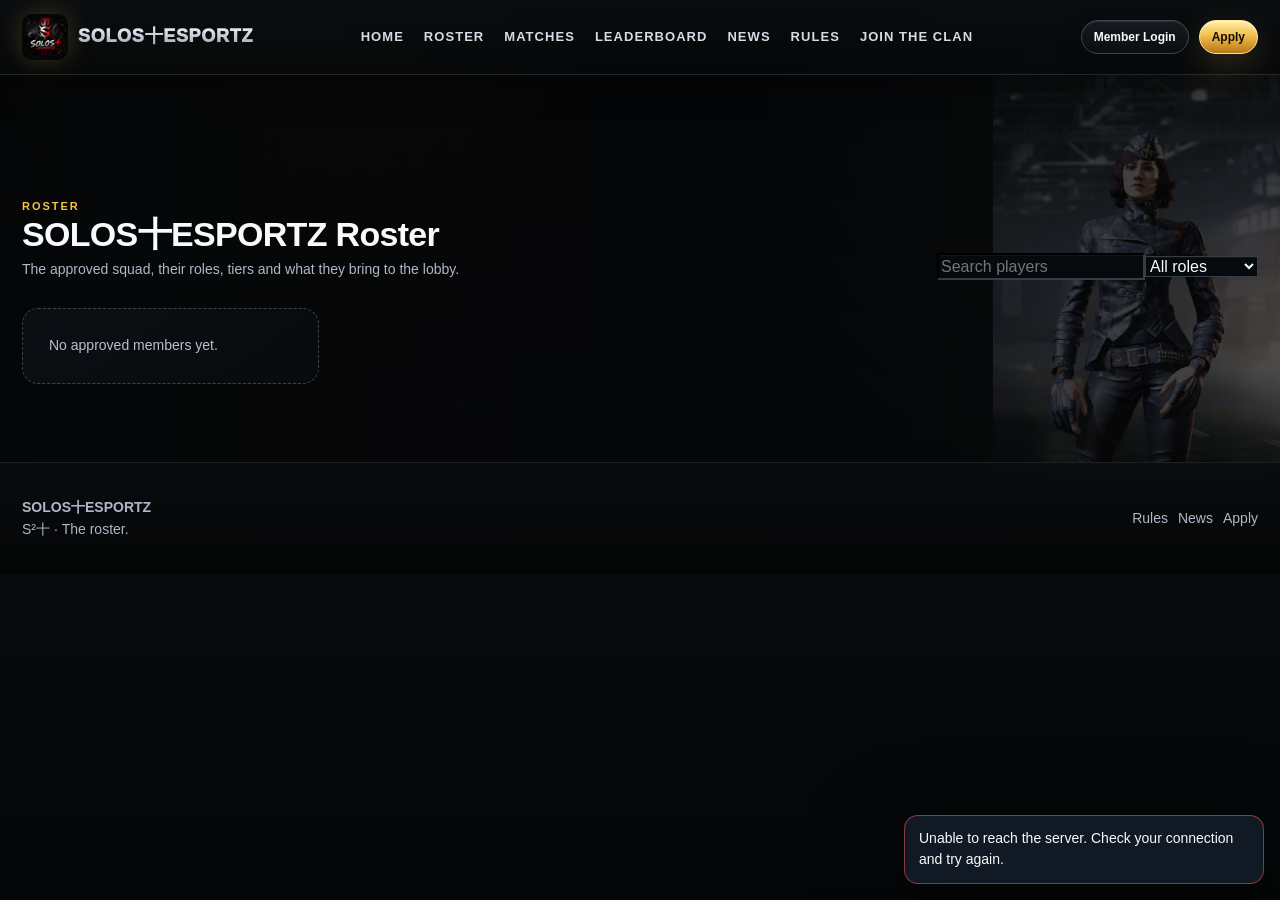
<file: team.html>
<!doctype html><html lang="en"><head><meta charset="utf-8"><meta name="viewport" content="width=device-width, initial-scale=1, viewport-fit=cover"><link rel="icon" href="assets/img/favicon.png"><link rel="apple-touch-icon" href="assets/img/apple-touch-icon.png"><link rel="stylesheet" href="assets/css/base.css"><link rel="stylesheet" href="assets/css/public.css"><link rel="stylesheet" href="assets/css/shiny.css"><title>Roster | SOLOS十ESPORTZ</title></head><body class="page-team"><a class="skip-link" href="#main">Skip to content</a><header class="site-header"><div class="container nav"><a class="brand" href="index.html"><img src="assets/img/solos-official-logo-small.webp" alt="SOLOS十ESPORTZ emblem"><span>SOLOS十ESPORTZ</span></a><nav class="nav-links"><a href="index.html">Home</a><a href="team.html">Roster</a><a href="matches.html">Matches</a><a href="leaderboard.html">Leaderboard</a><a href="news.html">News</a><a href="about.html">Rules</a><a href="join.html">Join the Clan</a></nav><div class="nav-actions"><a class="btn ghost small" href="app.html#login">Member Login</a><a class="btn primary small" href="join.html">Apply</a></div><button class="mobile-toggle" type="button" data-open-drawer aria-label="Open menu">☰</button></div></header><div class="drawer" data-drawer><div class="drawer-panel"><a class="brand" href="index.html"><img src="assets/img/solos-official-logo-small.webp" alt=""><span>SOLOS十ESPORTZ</span></a><a class="btn ghost" href="index.html">Home</a><a class="btn ghost" href="team.html">Roster</a><a class="btn ghost" href="matches.html">Matches</a><a class="btn ghost" href="leaderboard.html">Leaderboard</a><a class="btn ghost" href="news.html">News</a><a class="btn ghost" href="about.html">Rules</a><a class="btn cyan" href="app.html#login">Login</a><a class="btn primary" href="join.html">Join the Clan</a><button class="btn ghost" type="button" data-close-drawer>Close</button></div></div><main id="main"><section class="section" style="padding-top:120px"><div class="container"><div class="section-head"><div><span class="eyebrow">Roster</span><h2>SOLOS十ESPORTZ Roster</h2><p>The approved squad, their roles, tiers and what they bring to the lobby.</p></div><div class="filters"><input id="teamSearch" placeholder="Search players"><select id="teamRole"><option value="">All roles</option><option>IGL</option><option>SLAYER</option><option>SMG</option><option>AR</option><option>SNIPER</option><option>FLEX</option><option>SUPPORT</option><option>BR PLAYER</option><option>MP PLAYER</option></select></div></div><div class="roster-row" id="teamRoster"><div class="empty">No approved members yet.</div></div></div></section></main><footer class="footer"><div class="container footer-grid"><div><strong>SOLOS十ESPORTZ</strong><br><span>S²十 · The roster.</span></div><div class="nav-actions"><a href="about.html">Rules</a><a href="news.html">News</a><a href="join.html">Apply</a></div></div></footer><div class="toast-wrap" id="toasts"></div><script src="assets/js/config.js"></script><script src="assets/js/api.js"></script><script src="assets/js/ui.js"></script><script src="assets/js/public.js"></script></body></html>
</file>
<file: assets/css/base.css>
:root{
  --ink:#f4f7fb;--muted:#a8b6c7;--soft:#d6e1eb;--bg:#080b10;--panel:#0e151d;--panel2:#121b25;--line:#223142;--cyan:#8bf2d8;--gold:#ffb03a;--danger:#ff5d5d;--success:#49d17f;--info:#7aa7ff;--shadow:0 22px 80px rgba(0,0,0,.36);--r:18px;--max:1180px;--font:Inter,Segoe UI,Roboto,Arial,sans-serif;--display:Arial Black,Impact,var(--font)}
*{box-sizing:border-box}html{scroll-behavior:smooth}body{margin:0;background:var(--bg);color:var(--ink);font-family:var(--font);font-size:14px;line-height:1.55;min-height:100vh;overflow-x:hidden}a{color:inherit;text-decoration:none}button,input,select,textarea{font:inherit}img{max-width:100%;display:block}button{cursor:pointer}.container{max-width:var(--max);margin:0 auto;padding:0 22px}.skip-link{position:absolute;left:-999px;top:8px;background:var(--gold);color:#101010;padding:10px 14px;border-radius:10px;z-index:200}.skip-link:focus{left:8px}.eyebrow{color:var(--cyan);text-transform:uppercase;letter-spacing:.18em;font-size:11px;font-weight:800}.section{padding:78px 0}.section-head{display:flex;gap:18px;align-items:end;justify-content:space-between;margin-bottom:28px}.section-head h2{margin:0;font:900 34px/1 var(--display);letter-spacing:-.02em}.section-head p{margin:8px 0 0;color:var(--muted);max-width:620px}.btn{display:inline-flex;align-items:center;justify-content:center;gap:9px;border:1px solid transparent;border-radius:999px;padding:12px 17px;font-weight:900;line-height:1;transition:.2s ease;background:#16212d;color:var(--ink);min-height:42px}.btn:hover{transform:translateY(-1px);border-color:#37516e}.btn.primary{background:var(--gold);color:#16100a}.btn.ghost{border-color:#31465e;background:rgba(16,24,33,.72)}.btn.cyan{background:var(--cyan);color:#05110f}.btn.danger{background:var(--danger);color:white}.btn.small{padding:9px 12px;font-size:12px;min-height:34px}.btn[disabled],button[disabled]{opacity:.66;cursor:not-allowed;transform:none}.pill{display:inline-flex;align-items:center;gap:7px;border:1px solid #2f4358;border-radius:999px;padding:7px 10px;font-size:12px;font-weight:800;color:var(--soft);background:#111a24}.status{display:inline-flex;border-radius:999px;padding:5px 9px;font-size:11px;font-weight:900;text-transform:uppercase;letter-spacing:.05em}.status.approved,.status.active,.status.win,.status.published{background:rgba(73,209,127,.16);color:#85f5ad}.status.pending{background:rgba(255,176,58,.16);color:#ffd08a}.status.rejected,.status.suspended,.status.loss{background:rgba(255,93,93,.16);color:#ff9b9b}.card{background:linear-gradient(180deg,rgba(18,27,37,.94),rgba(12,18,25,.94));border:1px solid var(--line);border-radius:var(--r);box-shadow:var(--shadow)}.grid{display:grid;gap:18px}.grid.three{grid-template-columns:repeat(3,1fr)}.grid.four{grid-template-columns:repeat(4,1fr)}.grid.two{grid-template-columns:repeat(2,1fr)}.mono{font-family:ui-monospace,SFMono-Regular,Consolas,monospace}.muted{color:var(--muted)}.hidden{display:none!important}.sr-only{position:absolute;width:1px;height:1px;padding:0;margin:-1px;overflow:hidden;clip:rect(0,0,0,0);white-space:nowrap;border:0}.toast-wrap{position:fixed;right:16px;bottom:16px;display:grid;gap:10px;z-index:300}.toast{padding:12px 14px;border:1px solid var(--line);border-radius:14px;background:#111a24;box-shadow:var(--shadow);max-width:360px}.toast.success{border-color:rgba(73,209,127,.5)}.toast.error{border-color:rgba(255,93,93,.5)}.empty{padding:26px;border:1px dashed #2c4056;border-radius:16px;color:var(--muted);background:#0c131b}.spinner{width:14px;height:14px;border-radius:999px;border:2px solid currentColor;border-right-color:transparent;display:inline-block;animation:spin .7s linear infinite}@keyframes spin{to{transform:rotate(360deg)}}@media(prefers-reduced-motion:reduce){*{animation:none!important;transition:none!important;scroll-behavior:auto!important}}@media(max-width:900px){.grid.four{grid-template-columns:repeat(2,1fr)}.grid.three,.grid.two{grid-template-columns:1fr}.section{padding:58px 0}.section-head{display:block}.section-head h2{font-size:28px}}@media(max-width:520px){body{font-size:13px}.container{padding:0 15px}.grid.four{grid-template-columns:1fr}.btn{width:100%}.section{padding:44px 0}.section-head h2{font-size:24px}.toast-wrap{left:12px;right:12px}.toast{max-width:none}}
.avatar-img{object-fit:cover;border:1px solid var(--line);background:#0a1017}.small-avatar{width:32px!important;height:32px!important;border-radius:10px!important;display:inline-grid!important;place-items:center!important;margin:0 8px 0 0!important;vertical-align:middle;font-size:11px}.mini-select{background:#0a1017;border:1px solid #283a50;color:var(--ink);border-radius:10px;padding:8px;max-width:150px}.panel{padding:18px}.field input[type=file]{padding:10px;background:#0a1017}.field input[type=file]::file-selector-button{border:0;border-radius:8px;padding:8px 10px;margin-right:10px;background:var(--gold);font-weight:800;color:#18110b}.topbar-actions{display:flex;align-items:center;gap:10px}
</file>
<file: assets/css/public.css>
.site-header{position:sticky;top:0;z-index:100;background:rgba(8,11,16,.78);backdrop-filter:blur(16px);border-bottom:1px solid rgba(255,255,255,.08)}.nav{height:74px;display:flex;align-items:center;justify-content:space-between;gap:18px}.brand{display:flex;align-items:center;gap:10px;font-weight:1000;letter-spacing:.05em}.brand img{width:42px;height:42px}.brand span{font-family:var(--display);font-size:18px}.nav-links{display:flex;align-items:center;gap:20px;color:#d8e2ef;font-size:13px;font-weight:800;text-transform:uppercase;letter-spacing:.08em}.nav-actions{display:flex;align-items:center;gap:10px}.mobile-toggle{display:none;background:#121b25;border:1px solid var(--line);color:var(--ink);border-radius:12px;padding:9px 10px}.hero{position:relative;min-height:700px;display:grid;align-items:center;padding:76px 0;background:url('../img/tactical-grid.svg') center/cover no-repeat;overflow:hidden}.hero:after{content:"";position:absolute;inset:0;background:linear-gradient(90deg,rgba(8,11,16,.86) 0%,rgba(8,11,16,.54) 48%,rgba(8,11,16,.15) 100%)}.hero .container{position:relative;z-index:2}.hero-grid{display:grid;grid-template-columns:1.05fr .95fr;gap:40px;align-items:center}.hero h1{font-family:var(--display);font-size:clamp(46px,8vw,92px);line-height:.88;margin:16px 0;letter-spacing:-.05em;text-transform:uppercase}.hero h1 span{color:var(--gold)}.hero p{font-size:18px;color:#c4d1df;max-width:620px}.hero-actions{display:flex;gap:12px;flex-wrap:wrap;margin-top:28px}.hero-panel{padding:22px;border-radius:26px;background:rgba(9,13,19,.72);border:1px solid rgba(139,242,216,.25);box-shadow:var(--shadow)}.match-strip{display:grid;gap:14px}.match-strip .versus{display:flex;align-items:center;justify-content:space-between;gap:12px}.score{font:900 36px/1 var(--display);color:var(--gold)}.hero-kpis{display:grid;grid-template-columns:repeat(3,1fr);gap:10px;margin-top:16px}.hero-kpis div{border:1px solid var(--line);border-radius:16px;padding:14px;background:#0c131b}.hero-kpis strong{display:block;font-size:24px}.feature-card{padding:22px}.feature-card h3{margin:0 0 8px;font-size:18px}.feature-card p{color:var(--muted);margin:0}.steps{counter-reset:s;display:grid;grid-template-columns:repeat(5,1fr);gap:14px}.step{padding:20px;position:relative}.step:before{counter-increment:s;content:counter(s);display:grid;place-items:center;width:34px;height:34px;border-radius:50%;background:var(--gold);color:#101010;font-weight:1000;margin-bottom:15px}.step h3{margin:0 0 8px}.editorial{display:grid;grid-template-columns:.8fr 1.2fr;gap:20px;align-items:stretch}.editorial-visual{min-height:360px;border-radius:var(--r);background:linear-gradient(135deg,#152433,#071018 56%,#26351d);border:1px solid var(--line);position:relative;overflow:hidden}.editorial-visual:before{content:"";position:absolute;inset:30px;border:1px solid rgba(255,255,255,.08);clip-path:polygon(0 0,100% 0,76% 100%,0% 76%)}.editorial-visual:after{content:"SOLOS十ESPORTZ";position:absolute;left:30px;bottom:26px;font:900 56px/1 var(--display);letter-spacing:-.06em;color:rgba(255,255,255,.1)}.news-list{display:grid;gap:14px}.news-card{display:grid;grid-template-columns:120px 1fr;gap:14px;padding:14px}.thumb{min-height:86px;border-radius:14px;background:linear-gradient(135deg,#24384d,#111922);border:1px solid #2a3f55}.roster-row{display:grid;grid-template-columns:repeat(4,1fr);gap:16px}.player-card{padding:16px}.avatar{width:58px;height:58px;border-radius:18px;background:linear-gradient(135deg,var(--cyan),#315dff);display:grid;place-items:center;color:#06110f;font-weight:1000;margin-bottom:12px}.leader-preview{padding:18px}.rank-row{display:grid;grid-template-columns:40px 1fr auto;gap:12px;align-items:center;padding:12px 0;border-bottom:1px solid var(--line)}.rank-row:last-child{border-bottom:0}.cta{padding:56px;border-radius:28px;background:linear-gradient(135deg,#111c27,#101620 52%,#302611);border:1px solid #35445a}.footer{padding:34px 0;border-top:1px solid var(--line);color:var(--muted)}.footer-grid{display:grid;grid-template-columns:1fr auto;gap:20px;align-items:center}.drawer{position:fixed;inset:0;background:rgba(0,0,0,.55);z-index:120;display:none}.drawer.open{display:block}.drawer-panel{margin-left:auto;width:min(88vw,340px);height:100%;background:#0e151d;border-left:1px solid var(--line);padding:18px;display:flex;flex-direction:column;gap:10px}.drawer-panel a,.drawer-panel button{width:100%;justify-content:flex-start}.auth-wrap{min-height:100vh;padding:100px 0 50px;background:url('../img/tactical-grid.svg') center/cover fixed}.auth-card{max-width:520px;margin:0 auto;padding:24px}.auth-tabs{display:grid;grid-template-columns:1fr 1fr;gap:8px;margin:18px 0}.auth-tabs button{border:1px solid var(--line);background:#0c131b;color:var(--muted);border-radius:12px;padding:10px;font-weight:900}.auth-tabs button.active{background:var(--gold);color:#17110b}.form-grid{display:grid;gap:12px}.field label{display:block;margin-bottom:6px;font-size:12px;text-transform:uppercase;letter-spacing:.08em;color:var(--muted);font-weight:800}.field input,.field select,.field textarea{width:100%;background:#0a1017;border:1px solid #283a50;color:var(--ink);border-radius:12px;padding:12px}.field textarea{min-height:100px;resize:vertical}.form-msg{min-height:22px;color:var(--muted)}@media(max-width:960px){.nav-links,.nav-actions{display:none}.mobile-toggle{display:inline-flex}.hero{min-height:auto;padding:72px 0}.hero-grid,.editorial{grid-template-columns:1fr}.steps{grid-template-columns:1fr 1fr}.roster-row{grid-template-columns:1fr 1fr}.hero-panel{order:-1}.footer-grid{grid-template-columns:1fr}}@media(max-width:560px){.nav{height:64px}.brand span{font-size:15px}.brand img{width:36px;height:36px}.hero h1{font-size:42px}.hero p{font-size:15px}.hero-kpis{grid-template-columns:1fr}.steps,.roster-row{grid-template-columns:1fr}.news-card{grid-template-columns:1fr}.cta{padding:26px}.auth-wrap{padding:80px 0 24px}.auth-card{padding:16px}.auth-tabs{grid-template-columns:1fr}}
</file>
<file: assets/css/shiny.css>
/* SOLOS十ESPORTZ V2 Visual Refinement
   Dark chrome / tactical gold identity. No purple gradients. */
:root{
  --ink:#f8fafc;
  --muted:#aeb8c6;
  --soft:#e5e9ef;
  --bg:#050607;
  --panel:#0b0f12;
  --panel2:#12171b;
  --line:#2d353d;
  --cyan:#e2e8f0;
  --gold:#f3c24f;
  --gold2:#9f6b18;
  --steel:#aeb7c2;
  --chrome:#f5f7fa;
  --danger:#ff5858;
  --success:#53d58d;
  --info:#b7c7db;
  --shadow:0 26px 90px rgba(0,0,0,.54);
}
body{
  background:
    radial-gradient(circle at 20% -10%, rgba(243,194,79,.12), transparent 28%),
    radial-gradient(circle at 90% 10%, rgba(220,226,236,.08), transparent 30%),
    linear-gradient(180deg,#040506 0%,#090c0f 45%,#050607 100%);
}
.site-header,.topbar{
  background:linear-gradient(180deg,rgba(10,13,16,.94),rgba(5,7,9,.86));
  border-bottom:1px solid rgba(244,246,248,.11);
  box-shadow:0 10px 35px rgba(0,0,0,.38);
}
.brand img,.side-brand img{
  filter:drop-shadow(0 0 12px rgba(243,194,79,.22));
}
.brand span,.side-brand span{
  background:linear-gradient(180deg,#fff 0%,#c9d1db 42%,#8d98a5 100%);
  -webkit-background-clip:text;background-clip:text;color:transparent;
  text-shadow:0 2px 20px rgba(255,255,255,.05);
}
.nav-links a{position:relative;color:#d5dce5}.nav-links a:after{content:"";position:absolute;left:0;right:0;bottom:-8px;height:2px;background:linear-gradient(90deg,transparent,var(--gold),transparent);transform:scaleX(0);transition:.2s ease}.nav-links a:hover:after{transform:scaleX(1)}
.btn{
  border-color:rgba(238,242,247,.12);
  background:linear-gradient(180deg,#1a2026,#0e1318 56%,#080b0e);
  box-shadow:inset 0 1px rgba(255,255,255,.1),0 10px 24px rgba(0,0,0,.28);
}
.btn.primary{
  color:#120e05;
  background:linear-gradient(180deg,#fff0a8 0%,#f3c24f 42%,#b97819 100%);
  border-color:#ffe29a;
  box-shadow:inset 0 1px rgba(255,255,255,.6),0 12px 34px rgba(243,194,79,.18);
}
.btn.ghost{background:linear-gradient(180deg,rgba(23,29,35,.88),rgba(10,14,18,.88));border-color:#3b4651}.btn.cyan{color:#0b0f12;background:linear-gradient(180deg,#ffffff,#cbd4dd 58%,#8d9aa8);border-color:#f3f7fb}.btn:hover{filter:brightness(1.08)}
.eyebrow{color:#f3c24f;text-shadow:0 0 18px rgba(243,194,79,.14)}
.card,.auth-card,.panel{
  background:linear-gradient(145deg,rgba(19,24,29,.96) 0%,rgba(9,12,15,.96) 50%,rgba(17,20,23,.96) 100%);
  border:1px solid rgba(229,235,241,.13);
  box-shadow:var(--shadow), inset 0 1px rgba(255,255,255,.06);
  position:relative;
  overflow:hidden;
}
.card:before,.auth-card:before,.panel:before{
  content:"";position:absolute;left:0;right:0;top:0;height:1px;background:linear-gradient(90deg,transparent,rgba(255,255,255,.45),transparent);opacity:.55;pointer-events:none;
}
.hero{
  min-height:730px;
  background:
    linear-gradient(90deg,#050607 0%,rgba(5,6,7,.96) 38%,rgba(5,6,7,.48) 68%,rgba(5,6,7,.18) 100%),
    url('../img/esports/hero-templar.webp') right center/auto 104% no-repeat,
    linear-gradient(135deg,#080a0c,#141719 55%,#060708);
}
.hero:before{content:"";position:absolute;inset:0;background:linear-gradient(115deg,rgba(243,194,79,.08),transparent 34%),repeating-linear-gradient(90deg,rgba(255,255,255,.025) 0 1px,transparent 1px 80px);z-index:1;pointer-events:none}.hero:after{background:linear-gradient(90deg,rgba(4,5,6,.96) 0%,rgba(4,5,6,.74) 46%,rgba(4,5,6,.22) 100%)}
.hero h1 span{background:linear-gradient(180deg,#fff3b9,#f3c24f 48%,#8d5913);-webkit-background-clip:text;background-clip:text;color:transparent}.hero p{color:#d1d7df}.hero-panel{background:linear-gradient(145deg,rgba(18,22,26,.82),rgba(6,8,10,.9)),url('../img/esports/ghost-smoke.webp') center/cover;border-color:rgba(243,194,79,.24)}
.hero-kpis div{background:rgba(6,8,10,.76);border-color:rgba(222,228,236,.12)}.score{color:var(--gold)}
.editorial-visual{background:linear-gradient(90deg,rgba(5,6,7,.28),rgba(5,6,7,.92)),url('../img/esports/editorial-codm.webp') center/cover no-repeat;border-color:rgba(243,194,79,.18);box-shadow:inset 0 0 80px rgba(0,0,0,.46),var(--shadow)}
.editorial-visual:after{color:rgba(255,255,255,.18);text-shadow:0 4px 18px rgba(0,0,0,.6)}
.cta{background:linear-gradient(90deg,rgba(5,6,7,.95),rgba(5,6,7,.68)),url('../img/esports/matches-artery.webp') center 34%/cover no-repeat;border-color:rgba(243,194,79,.24);box-shadow:inset 0 1px rgba(255,255,255,.12),0 26px 70px rgba(0,0,0,.42)}
.auth-wrap{background:linear-gradient(90deg,rgba(5,6,7,.97),rgba(5,6,7,.64)),url('../img/esports/app-bg.webp') right center/cover fixed no-repeat}.auth-card{border-color:rgba(243,194,79,.18)}
.field input,.field select,.field textarea,.filters input,.filters select,.chat-form input,.mini-select{background:#070a0d;border-color:#343e49;box-shadow:inset 0 1px 0 rgba(255,255,255,.04);color:var(--ink)}.field input:focus,.field select:focus,.field textarea:focus,.filters input:focus,.filters select:focus{outline:2px solid rgba(243,194,79,.35);border-color:var(--gold)}
.empty{background:linear-gradient(145deg,#0b0f13,#080a0d);border-color:#3a444f;color:#b7c1ce}.avatar{background:linear-gradient(145deg,#f7f8fa 0%,#b9c2cc 42%,#5d6670 100%);color:#090b0d;box-shadow:inset 0 1px rgba(255,255,255,.7),0 10px 24px rgba(0,0,0,.28)}
.player-card,.feature-card,.news-card,.step,.stat-card{transition:transform .18s ease,border-color .18s ease,box-shadow .18s ease}.player-card:hover,.feature-card:hover,.news-card:hover,.step:hover,.stat-card:hover{transform:translateY(-2px);border-color:rgba(243,194,79,.32);box-shadow:0 26px 80px rgba(0,0,0,.42),inset 0 1px rgba(255,255,255,.08)}
.step:before{background:linear-gradient(180deg,#fff1aa,#f3c24f,#b97819);box-shadow:0 6px 20px rgba(243,194,79,.2)}.thumb{background:linear-gradient(90deg,rgba(8,10,12,.1),rgba(8,10,12,.7)),url('../img/esports/news-codm.webp') center/cover no-repeat;border-color:rgba(243,194,79,.2)}
.footer{background:linear-gradient(180deg,transparent,#050607);border-top-color:rgba(255,255,255,.1)}
.sidebar{background:linear-gradient(180deg,#090c10,#050607);border-right-color:rgba(255,255,255,.1);box-shadow:8px 0 40px rgba(0,0,0,.34)}.side-nav button.active,.side-nav a.active,.side-nav button:hover,.side-nav a:hover{background:linear-gradient(90deg,rgba(243,194,79,.18),rgba(255,255,255,.04));color:#fff;border:1px solid rgba(243,194,79,.18)}.side-nav button,.side-nav a{border:1px solid transparent}.app-body{background:linear-gradient(180deg,#050607,#090d11)}.data-table{background:#080b0e}.data-table th{background:linear-gradient(180deg,#161b20,#0e1217);color:#d4dbe4}.data-table tr{transition:background .18s ease}.data-table tbody tr:hover{background:#111820}.chat-messages{background:linear-gradient(180deg,#080b0e,#0c1116);border-color:#303943}.match-hero{background:linear-gradient(90deg,rgba(5,6,7,.9),rgba(5,6,7,.75)),url('../img/esports/editorial-codm.webp') center/cover;border-color:rgba(243,194,79,.24)}
body.page-team .section:first-of-type,body.page-leaderboard .section:first-of-type,body.page-matches .section:first-of-type,body.page-news .section:first-of-type{background:linear-gradient(90deg,rgba(5,6,7,.96),rgba(5,6,7,.72)),url('../img/esports/roster-vivian.webp') right top/auto 105% no-repeat}body.page-matches .section:first-of-type{background-image:linear-gradient(90deg,rgba(5,6,7,.96),rgba(5,6,7,.72)),url('../img/esports/matches-artery.webp')}body.page-news .section:first-of-type{background-image:linear-gradient(90deg,rgba(5,6,7,.96),rgba(5,6,7,.72)),url('../img/esports/news-codm.webp')}body.page-leaderboard .section:first-of-type{background-image:linear-gradient(90deg,rgba(5,6,7,.96),rgba(5,6,7,.72)),url('../img/esports/ghost-smoke.webp')}.hero.page-hero{background:linear-gradient(90deg,rgba(5,6,7,.96),rgba(5,6,7,.66)),url('../img/esports/rules-priest.webp') right center/auto 110% no-repeat}.hero.page-hero:before{background:linear-gradient(115deg,rgba(243,194,79,.09),transparent 44%),repeating-linear-gradient(90deg,rgba(255,255,255,.025) 0 1px,transparent 1px 80px)}
@media(max-width:960px){.hero{background:linear-gradient(180deg,rgba(5,6,7,.82),rgba(5,6,7,.98)),url('../img/esports/hero-templar.webp') center top/cover no-repeat}.hero-panel{order:0}.auth-wrap{background:linear-gradient(180deg,rgba(5,6,7,.82),rgba(5,6,7,.98)),url('../img/esports/app-bg.webp') center/cover fixed no-repeat}body.page-team .section:first-of-type,body.page-leaderboard .section:first-of-type,body.page-matches .section:first-of-type,body.page-news .section:first-of-type,.hero.page-hero{background-size:cover;background-position:center top}}
@media(max-width:560px){.hero{padding-top:78px}.hero h1{font-size:46px}.hero-actions{gap:10px}.hero-panel{padding:16px}.drawer-panel{background:linear-gradient(180deg,#0b0f13,#050607)}.cta{background-position:center}.auth-wrap{background-attachment:scroll}.card:before,.panel:before,.auth-card:before{opacity:.38}}

.visual-strip{display:grid;grid-template-columns:1.1fr .7fr .7fr;gap:18px;align-items:stretch}.visual-card{min-height:320px;border-radius:22px;border:1px solid rgba(243,194,79,.16);box-shadow:var(--shadow),inset 0 1px rgba(255,255,255,.08);background-size:cover;background-position:center;position:relative;overflow:hidden}.visual-card:after{content:"";position:absolute;inset:0;background:linear-gradient(180deg,rgba(0,0,0,.1),rgba(0,0,0,.72))}.visual-one{background-image:url('../img/esports/roster-vivian.webp')}.visual-two{background-image:url('../img/esports/warzone-live.webp')}@media(max-width:900px){.visual-strip{grid-template-columns:1fr}.visual-card{min-height:240px}}


/* V2 complete mobile/navigation/slider fixes. Keeps the current dark chrome identity. */
.hero-slider{position:relative;min-height:730px;padding:0;background:none!important;overflow:hidden;touch-action:pan-y}.hero-track{position:absolute;inset:0}.hero-slide{position:absolute;inset:0;opacity:0;pointer-events:none;display:grid;align-items:center;padding:76px 0;background:linear-gradient(90deg,rgba(5,6,7,.96),rgba(5,6,7,.62)),var(--slide-img) right center/auto 105% no-repeat,linear-gradient(135deg,#050607,#11161b);transition:opacity .55s ease}.hero-slide.active{opacity:1;pointer-events:auto;z-index:2}.hero-slider .hero-grid{position:relative;z-index:3}.hero-dots{position:absolute;left:50%;bottom:24px;transform:translateX(-50%);z-index:5;display:flex;gap:8px}.hero-dots button{width:34px;height:5px;border-radius:999px;border:0;background:rgba(255,255,255,.28)}.hero-dots button.active{background:var(--gold)}.mobile-app-toggle{display:none}.statline{display:grid;grid-template-columns:repeat(3,1fr);gap:10px}.statline>div,.stats-grid.compact .stat-card{border:1px solid var(--line);border-radius:14px;padding:12px;background:rgba(6,8,10,.48)}.statline span{display:block;font-size:11px;text-transform:uppercase;letter-spacing:.08em}.statline strong{font:900 20px/1 var(--display)}.permission-form label{display:flex;align-items:center;gap:8px;color:var(--muted)}select[multiple]{min-height:170px}
@media(max-width:1024px){.nav-links{gap:12px;font-size:11px}.nav-actions .btn.small{padding:8px 10px}.roster-row{grid-template-columns:repeat(3,1fr)}}
@media(max-width:820px){.nav-links,.nav-actions{display:none}.mobile-toggle{display:inline-flex;align-items:center;justify-content:center;min-width:44px;min-height:44px}.nav{height:66px}.brand img{width:36px;height:36px}.brand span{font-size:15px}.hero-slider{min-height:650px}.hero-slide{padding:86px 0 70px;background:linear-gradient(180deg,rgba(5,6,7,.72),rgba(5,6,7,.98)),var(--slide-img) center top/cover no-repeat}.hero-grid{grid-template-columns:1fr!important}.hero h1{font-size:clamp(42px,13vw,72px)}.hero p{font-size:15px}.hero-actions .btn{width:auto;min-width:145px}.hero-panel{max-width:100%}.steps{grid-template-columns:1fr 1fr}.roster-row{grid-template-columns:repeat(2,1fr)}.footer-grid{grid-template-columns:1fr}.app-shell{grid-template-columns:1fr}.sidebar{display:none}.mobile-app-toggle{display:inline-flex}.topbar{position:sticky;top:0;z-index:60}.app-main{margin:0}.page{padding:16px}.app-drawer.open{display:block}.app-drawer-panel{width:min(88vw,340px)}.topbar h1{font-size:20px}.topbar-actions{gap:6px}.topbar-actions .btn{width:auto}.settings-layout{grid-template-columns:1fr}.profile-grid,.dashboard-grid{grid-template-columns:1fr}.data-table thead{display:none}.data-table,.data-table tbody,.data-table tr,.data-table td{display:block;width:100%}.data-table tr{border:1px solid var(--line);border-radius:16px;margin-bottom:12px;overflow:hidden;background:#080b0e}.data-table td{display:grid;grid-template-columns:110px 1fr;gap:10px;border-bottom:1px solid var(--line);padding:10px}.data-table td:last-child{border-bottom:0}.data-table td:before{content:attr(data-label);color:var(--muted);font-size:11px;text-transform:uppercase;font-weight:900;letter-spacing:.08em}.actions{display:grid;gap:8px}.actions .btn,.actions select{width:100%;max-width:100%}}
@media(max-width:560px){.container{padding:0 14px}.hero-slider{min-height:620px}.hero-slide{padding-top:82px;background-position:center top}.hero h1{font-size:42px}.hero p{max-width:92%;font-size:14px}.hero-actions{display:grid;grid-template-columns:1fr;gap:10px}.hero-actions .btn{width:100%}.hero-kpis{grid-template-columns:1fr}.steps,.roster-row,.grid.two,.grid.three,.grid.four,.visual-strip{grid-template-columns:1fr!important}.news-card{grid-template-columns:1fr}.section{padding:42px 0}.section-head h2{font-size:25px}.card,.panel,.auth-card{border-radius:16px}.auth-wrap{padding:74px 0 28px}.auth-card{padding:18px}.drawer-panel{width:100%;padding:18px 14px}.drawer-panel .brand{margin-bottom:8px}.field input,.field select,.field textarea,.filters input,.filters select{min-height:46px}.filters{display:grid;grid-template-columns:1fr;gap:10px}.btn{min-height:44px}.stats-grid{grid-template-columns:1fr 1fr!important}.stat-card strong{font-size:22px}.statline{grid-template-columns:1fr}.data-table td{grid-template-columns:92px 1fr}.chat-form{grid-template-columns:1fr}.chat-message header{display:block}.topbar{padding:12px}.topbar-actions .pill{display:none}.topbar-actions .btn.small{padding:8px 10px}.page{padding:12px}.app-drawer-panel{width:100%}}
@media(max-width:360px){.hero h1{font-size:36px}.brand span{font-size:13px}.stats-grid{grid-template-columns:1fr!important}.data-table td{grid-template-columns:1fr}.data-table td:before{margin-bottom:2px}.hero-dots{bottom:14px}}


/* Official logo + fixed admin layout update */
.brand img,
.side-brand img{
  width:46px;
  height:46px;
  object-fit:contain;
  object-position:center;
  border-radius:10px;
  background:#050607;
  padding:2px;
  flex:0 0 auto;
}
.auth-card .brand img{
  width:58px;
  height:58px;
  border-radius:14px;
}
.sidebar .side-brand img,
.app-drawer-panel .side-brand img{
  width:54px;
  height:54px;
  border-radius:14px;
}
.side-brand{
  min-height:58px;
}

/* Desktop app shell: sidebar stays fixed, only main panel scrolls */
.app-shell:not(.hidden){
  height:100vh;
  height:100dvh;
  min-height:100vh;
  min-height:100dvh;
  overflow:hidden;
  max-width:100%;
}
.app-shell:not(.hidden) .app-main{
  min-width:0;
  height:100vh;
  height:100dvh;
  min-height:0;
  overflow:hidden;
  display:flex;
  flex-direction:column;
}
.app-shell:not(.hidden) .page{
  flex:1 1 auto;
  min-height:0;
  overflow-y:auto;
  overflow-x:hidden;
  overscroll-behavior:contain;
  max-width:100%;
}
.app-shell:not(.hidden) .topbar{
  flex:0 0 72px;
  width:100%;
  max-width:100%;
}
.app-shell:not(.hidden) .sidebar{
  height:100vh;
  height:100dvh;
  min-height:0;
  overflow-y:auto;
  overflow-x:hidden;
  overscroll-behavior:contain;
  flex:0 0 270px;
}
.app-shell:not(.hidden) .side-nav{
  min-height:0;
  overflow-y:auto;
  overflow-x:hidden;
  padding-right:3px;
}
.app-shell:not(.hidden) .sidebar-footer{
  flex-shrink:0;
}
.app-shell:not(.hidden) .table-wrap,
.app-shell:not(.hidden) .panel,
.app-shell:not(.hidden) .card,
.app-shell:not(.hidden) .dashboard-grid,
.app-shell:not(.hidden) .profile-grid{
  max-width:100%;
}
.app-shell:not(.hidden) .table-wrap{
  overflow-x:auto;
  overflow-y:visible;
}

@media(min-width:821px){
  body.page-app:has(#appShell:not(.hidden)){
    overflow:hidden;
  }
  .app-shell:not(.hidden) .sidebar{
    position:sticky;
    top:0;
  }
  .app-shell:not(.hidden) .topbar{
    position:relative;
    top:auto;
  }
}
@supports not selector(body:has(*)){
  @media(min-width:821px){
    body.page-app{
      overflow-x:hidden;
    }
  }
}
@media(max-width:820px){
  .brand img{width:38px;height:38px;border-radius:9px;}
  .auth-card .brand img{width:50px;height:50px;}
  .sidebar .side-brand img,.app-drawer-panel .side-brand img{width:48px;height:48px;}
  .app-shell:not(.hidden){height:100dvh;overflow:hidden;}
  .app-shell:not(.hidden) .app-main{height:100dvh;}
}

/* Strict responsiveness + mobile navigation stability update */
html,
body{
  width:100%;
  max-width:100%;
  overflow-x:clip;
  -webkit-text-size-adjust:100%;
  text-size-adjust:100%;
}
body{min-width:0;}
body.page-app{overscroll-behavior-x:none;}
.container,
.nav,
.hero-grid,
.shiny-hero-grid,
.section,
.card,
.panel,
.page,
.app-main,
.app-shell,
.topbar,
.dashboard-grid,
.profile-grid,
.grid,
.table-wrap,
.data-table,
.auth-card,
.auth-wrap,
.drawer-panel,
.app-drawer-panel{
  max-width:100%;
  min-width:0;
}
*{min-width:0;}
img,video,canvas,svg{max-width:100%;height:auto;}
.field input,
.field select,
.field textarea,
.filters input,
.filters select,
.chat-form input{
  max-width:100%;
  font-size:16px;
  line-height:1.35;
}
button,.btn,a{touch-action:manipulation;}
.auth-wrap{min-height:100svh;}
.auth-card{width:min(100%,520px);}
.auth-card .btn{width:100%;}
.form-grid{width:100%;}
.form-msg{word-break:break-word;}

/* Public mobile navigation inspired by the supplied reference: compact bottom nav + clan panel */
.mobile-public-dock,
.mobile-app-dock,
.mobile-menu-sheet,
.mobile-app-sheet{display:none;}
@media(max-width:820px){
  body:not(.page-app){padding-bottom:calc(74px + env(safe-area-inset-bottom));}
  .site-header{position:sticky;top:0;z-index:110;}
  .nav{height:64px;gap:10px;}
  .brand{max-width:70vw;overflow:hidden;}
  .brand span{white-space:nowrap;overflow:hidden;text-overflow:ellipsis;}
  .nav-links,.nav-actions,.mobile-toggle,.drawer{display:none!important;}
  .mobile-public-dock{
    position:fixed;
    left:8px;
    right:8px;
    bottom:max(8px, env(safe-area-inset-bottom));
    z-index:180;
    display:grid;
    grid-template-columns:repeat(5,minmax(0,1fr));
    gap:6px;
    padding:7px;
    border:1px solid rgba(255,255,255,.12);
    border-radius:22px;
    background:linear-gradient(180deg,rgba(13,16,20,.96),rgba(4,6,8,.96));
    box-shadow:0 16px 50px rgba(0,0,0,.62), inset 0 1px rgba(255,255,255,.08);
    backdrop-filter:blur(16px);
  }
  .mobile-dock-item{
    min-height:48px;
    border:1px solid transparent;
    border-radius:16px;
    display:flex;
    align-items:center;
    justify-content:center;
    text-align:center;
    color:#aeb8c6;
    background:transparent;
    font-size:10px;
    font-weight:1000;
    letter-spacing:.06em;
    text-transform:uppercase;
    padding:6px 4px;
    line-height:1.1;
  }
  .mobile-dock-item.active,
  .mobile-dock-item.primary,
  .mobile-dock-item:focus-visible{
    color:#120e05;
    background:linear-gradient(180deg,#fff0a8 0%,#f3c24f 52%,#a66c18 100%);
    border-color:#ffe29a;
    outline:none;
  }
  .mobile-menu-sheet,
  .mobile-app-sheet{
    position:fixed;
    inset:0;
    z-index:220;
    background:rgba(0,0,0,.64);
    align-items:flex-end;
    padding:14px;
    padding-bottom:calc(14px + env(safe-area-inset-bottom));
  }
  .mobile-menu-sheet.open,
  .mobile-app-sheet.open{display:flex;}
  .mobile-menu-card{
    width:100%;
    max-height:min(78svh,620px);
    overflow-y:auto;
    overflow-x:hidden;
    border:1px solid rgba(255,255,255,.13);
    border-radius:24px;
    background:linear-gradient(180deg,#0d1116,#07090c);
    box-shadow:0 -16px 70px rgba(0,0,0,.66), inset 0 1px rgba(255,255,255,.08);
    padding:14px;
  }
  .mobile-menu-head{display:flex;align-items:center;justify-content:space-between;gap:10px;margin-bottom:10px;}
  .mobile-menu-head strong{font:900 15px var(--display);letter-spacing:.08em;color:#f3c24f;}
  .mobile-menu-grid{display:grid;grid-template-columns:1fr 1fr;gap:8px;}
  .mobile-menu-grid a,
  .mobile-menu-grid button{
    min-height:46px;
    border:1px solid var(--line);
    border-radius:14px;
    background:#0b1117;
    color:var(--ink);
    display:flex;
    align-items:center;
    justify-content:center;
    text-align:center;
    font-size:12px;
    font-weight:900;
    padding:10px;
  }
  .mobile-menu-grid a:hover,
  .mobile-menu-grid button:hover{border-color:#f3c24f;}
}

/* App/dashboard mobile navigation */
@media(max-width:820px){
  body.page-app{padding-bottom:0;overflow:hidden;}
  .app-shell:not(.hidden){height:100svh;overflow:hidden;}
  .app-shell:not(.hidden) .app-main{height:100svh;overflow:hidden;}
  .app-shell:not(.hidden) .page{
    padding:12px;
    padding-bottom:calc(92px + env(safe-area-inset-bottom));
    overflow-y:auto;
    overflow-x:hidden;
    -webkit-overflow-scrolling:touch;
  }
  .mobile-app-toggle{display:none!important;}
  .topbar{
    height:auto;
    min-height:60px;
    padding:10px 12px;
    position:sticky;
    top:0;
    z-index:80;
  }
  .topbar h1{font-size:17px;line-height:1.1;overflow:hidden;text-overflow:ellipsis;white-space:nowrap;}
  .topbar-actions{flex:0 0 auto;}
  .mobile-app-dock{
    position:fixed;
    left:8px;
    right:8px;
    bottom:max(8px, env(safe-area-inset-bottom));
    z-index:190;
    display:grid;
    grid-template-columns:repeat(5,minmax(0,1fr));
    gap:6px;
    padding:7px;
    border:1px solid rgba(255,255,255,.12);
    border-radius:22px;
    background:linear-gradient(180deg,rgba(13,16,20,.96),rgba(4,6,8,.96));
    box-shadow:0 16px 50px rgba(0,0,0,.62), inset 0 1px rgba(255,255,255,.08);
    backdrop-filter:blur(16px);
  }
  .app-drawer{display:none!important;}
  .stats-grid{grid-template-columns:repeat(2,minmax(0,1fr))!important;gap:10px;}
  .stat-card{padding:13px;}
  .stat-card strong{font-size:24px;word-break:break-word;}
  .dashboard-grid,.profile-grid,.settings-layout,.grid.two,.grid.three,.grid.four{grid-template-columns:1fr!important;}
  .panel,.card{overflow:hidden;}
  .table-wrap{overflow:visible;border:0;}
  .data-table,.data-table thead,.data-table tbody,.data-table th,.data-table td,.data-table tr{display:block;width:100%;min-width:0!important;}
  .data-table thead{display:none;}
  .data-table tr{border:1px solid var(--line);border-radius:16px;background:#0d141d;margin-bottom:12px;overflow:hidden;}
  .data-table td{display:grid;grid-template-columns:96px minmax(0,1fr);gap:8px;border-bottom:1px solid var(--line);padding:10px;word-break:break-word;}
  .data-table td:last-child{border-bottom:0;}
  .data-table td:before{content:attr(data-label);color:var(--muted);font-size:10px;text-transform:uppercase;font-weight:900;letter-spacing:.08em;}
  .actions{display:grid;grid-template-columns:1fr;gap:8px;}
  .actions .btn,.actions select{width:100%;}
  .chat-box{grid-template-rows:minmax(260px,46svh) auto;}
  .chat-form{grid-template-columns:1fr;}
}
@media(max-width:430px){
  .mobile-public-dock,.mobile-app-dock{left:6px;right:6px;gap:4px;padding:6px;border-radius:18px;}
  .mobile-dock-item{font-size:9px;min-height:44px;border-radius:13px;letter-spacing:.04em;}
  .mobile-menu-grid{grid-template-columns:1fr;}
  .auth-wrap{padding:70px 0 20px;}
  .auth-card{padding:16px;border-radius:18px;}
  .auth-tabs{grid-template-columns:1fr;}
  .hero h1{font-size:clamp(34px,13vw,46px);}
  .hero p{font-size:15px;max-width:100%;}
  .section-head{gap:10px;}
  .section-head h2{font-size:24px;}
  .stats-grid{grid-template-columns:1fr!important;}
  .data-table td{grid-template-columns:1fr;}
  .data-table td:before{margin-bottom:2px;}
  .topbar-actions .btn.small{font-size:0;width:38px;height:38px;border-radius:12px;padding:0;}
  .topbar-actions .btn.small:before{content:'↻';font-size:16px;}
}
@media(max-width:360px){
  .brand img{width:34px;height:34px;}
  .brand span{font-size:12px;}
  .mobile-dock-item{font-size:8px;}
  .page{padding:10px;}
}

/* Admin/Management clan panel — mobile app structure from supplied reference */
.admin-panel-head{
  border:1px solid rgba(255,255,255,.11);
  border-radius:22px;
  padding:18px;
  margin-bottom:14px;
  background:linear-gradient(180deg,rgba(13,17,22,.94),rgba(6,8,11,.94));
  box-shadow:inset 0 1px rgba(255,255,255,.06),0 18px 45px rgba(0,0,0,.24);
}
.admin-panel-head h2{font:900 clamp(24px,4vw,38px)/1 var(--display);margin:6px 0;color:#fff;letter-spacing:.03em;text-transform:uppercase;}
.admin-panel-head p{margin:0;color:var(--muted);max-width:720px;}
.admin-stat-grid .stat-card{position:relative;border-radius:18px;background:linear-gradient(180deg,#0e141b,#080b0f);}
.admin-stat-grid .stat-card.needs-attention{border-color:rgba(255,36,31,.55);box-shadow:0 0 0 1px rgba(255,36,31,.18),0 15px 35px rgba(255,36,31,.08);}
.admin-action-grid,.content-action-grid{display:grid;grid-template-columns:repeat(4,minmax(0,1fr));gap:14px;margin:16px 0;}
.admin-action-card,.content-action{cursor:pointer;text-align:left;border:1px solid var(--line);padding:16px;border-radius:18px;background:linear-gradient(180deg,#0d1319,#07090d);color:var(--ink);min-height:128px;display:flex;flex-direction:column;justify-content:space-between;}
.admin-action-card span,.content-action span{font-size:10px;text-transform:uppercase;font-weight:1000;letter-spacing:.09em;color:#aeb8c6;}
.admin-action-card strong,.content-action strong{font:900 20px/1.12 var(--display);color:#fff;margin:8px 0;overflow-wrap:anywhere;}
.admin-action-card em,.content-action em{font-style:normal;color:var(--muted);font-size:12px;}
.admin-action-card.hot{border-color:rgba(255,36,31,.5);background:linear-gradient(180deg,rgba(255,36,31,.14),#080b0f);}
.admin-list-panel .mini-row,.feed-item{display:flex;gap:12px;align-items:center;padding:12px 0;border-bottom:1px solid var(--line);}
.admin-list-panel .mini-row:last-child,.feed-item:last-child{border-bottom:0;}
.mini-row b{min-width:36px;height:36px;border-radius:12px;display:grid;place-items:center;background:#151e28;color:var(--gold);}
.mini-row strong,.feed-item strong{display:block;color:#fff;}
.mini-row span,.feed-item em{display:block;color:var(--muted);font-size:12px;font-style:normal;}
.feed-item{align-items:flex-start;}
.feed-item>span{min-width:94px;border-radius:999px;background:rgba(255,36,31,.13);color:#ff625b;font-size:10px;text-transform:uppercase;font-weight:1000;letter-spacing:.08em;text-align:center;padding:6px 8px;margin-top:2px;}
.feed-panel{padding-top:8px;}
.section-row{display:flex;align-items:flex-start;justify-content:space-between;gap:12px;margin-bottom:12px;}
.admin-member-cards{display:none;}
.admin-member-card{border:1px solid var(--line);border-radius:18px;background:linear-gradient(180deg,#0d131a,#080b0f);margin-bottom:10px;overflow:hidden;}
.admin-member-card summary{list-style:none;display:flex;align-items:center;justify-content:space-between;gap:10px;padding:12px;cursor:pointer;}
.admin-member-card summary::-webkit-details-marker{display:none;}
.member-summary-left{display:flex;align-items:center;gap:10px;min-width:0;}
.member-summary-left strong{display:block;color:#fff;white-space:nowrap;overflow:hidden;text-overflow:ellipsis;max-width:190px;}
.member-summary-left span{display:block;color:var(--muted);font-size:11px;text-transform:uppercase;font-weight:800;letter-spacing:.06em;}
.admin-member-card .chev{color:var(--gold);font-weight:900;}
.member-detail-grid{display:grid;grid-template-columns:80px 1fr;gap:12px;padding:0 12px 12px;align-items:start;}
.member-detail-grid dl{margin:0;display:grid;grid-template-columns:96px minmax(0,1fr);gap:8px 10px;font-size:12px;}
.member-detail-grid dt{color:var(--muted);text-transform:uppercase;font-weight:900;letter-spacing:.06em;}
.member-detail-grid dd{margin:0;color:#fff;overflow-wrap:anywhere;}
.admin-card-actions{padding:0 12px 12px;}
.large-avatar{width:72px!important;height:72px!important;border-radius:22px!important;}
.content-action-grid .content-action{min-height:118px;}

@media(max-width:820px){
  body.page-app .sidebar{display:none!important;}
  body.page-app .topbar{background:linear-gradient(180deg,rgba(8,10,13,.98),rgba(7,9,12,.92));border-bottom:1px solid rgba(255,255,255,.08);box-shadow:0 14px 32px rgba(0,0,0,.25);}
  body.page-app .topbar h1{font-size:12px;text-transform:uppercase;letter-spacing:.12em;color:var(--gold);}
  body.page-app .topbar:before{content:'SOLOS十';font:900 15px var(--display);color:#fff;margin-right:8px;}
  body.page-app .topbar-actions .pill{display:none!important;}
  .admin-panel-head{padding:14px;border-radius:18px;margin-bottom:10px;}
  .admin-panel-head h2{font-size:22px;}
  .admin-panel-head p{font-size:13px;}
  .admin-stat-grid{grid-template-columns:repeat(2,minmax(0,1fr))!important;gap:9px!important;}
  .admin-stat-grid .stat-card{min-height:88px;padding:12px;}
  .admin-stat-grid .stat-card span{font-size:9px;line-height:1.2;}
  .admin-stat-grid .stat-card strong{font-size:24px;}
  .admin-action-grid,.content-action-grid{grid-template-columns:1fr;gap:10px;margin:12px 0;}
  .admin-action-card,.content-action{min-height:auto;padding:14px;border-radius:16px;}
  .admin-action-card strong,.content-action strong{font-size:17px;}
  .admin-dashboard-grid{gap:10px!important;margin-top:10px!important;}
  .admin-list-panel{padding:14px;}
  .admin-list-panel h2{font-size:16px;text-transform:uppercase;letter-spacing:.06em;}
  .section-row{display:block;}
  .section-row .btn{width:100%;margin-top:10px;}
  .admin-member-table{display:none!important;}
  .admin-member-cards{display:block;}
  .admin-members-panel{padding:14px;}
  .admin-member-filters{display:grid!important;grid-template-columns:1fr!important;gap:8px!important;margin:10px 0 14px!important;}
  .member-summary-left strong{max-width:210px;}
  .mobile-app-dock{grid-template-columns:repeat(5,minmax(0,1fr));}
  .mobile-app-dock .mobile-dock-item{min-height:52px;}
  .mobile-app-dock .mobile-dock-item.active{box-shadow:0 8px 22px rgba(243,194,79,.18);}
  .mobile-menu-grid{grid-template-columns:1fr 1fr;}
  .feed-item{display:block;padding:12px 0;}
  .feed-item>span{display:inline-flex;min-width:0;margin-bottom:6px;}
  .feed-item strong{font-size:14px;}
}
@media(max-width:430px){
  .admin-stat-grid{grid-template-columns:repeat(2,minmax(0,1fr))!important;}
  .member-summary-left strong{max-width:175px;}
  .member-detail-grid{grid-template-columns:1fr;}
  .member-detail-grid .avatar{margin-bottom:2px;}
  .member-detail-grid dl{grid-template-columns:1fr;gap:3px;}
  .member-detail-grid dt{margin-top:6px;}
  .mobile-menu-grid{grid-template-columns:1fr;}
}
@media(max-width:340px){
  .admin-stat-grid{grid-template-columns:1fr!important;}
  .member-summary-left strong{max-width:140px;}
}

/* Final member-management upgrade */
.member-manager-head .member-manager-actions{display:flex;gap:8px;flex-wrap:wrap;justify-content:flex-end;}
.member-manager-head .member-manager-actions .btn{white-space:nowrap;}
.admin-modal{position:fixed;inset:0;background:rgba(0,0,0,.72);backdrop-filter:blur(10px);z-index:9999;display:none;align-items:center;justify-content:center;padding:18px;overflow:auto;}
.admin-modal.open{display:flex;}
.admin-modal-card{width:min(980px,100%);max-height:min(92vh,900px);overflow:auto;border:1px solid rgba(255,255,255,.13);border-radius:24px;background:linear-gradient(180deg,#0d1319,#07090d);box-shadow:0 32px 90px rgba(0,0,0,.5);padding:18px;}
.modal-head{display:flex;align-items:flex-start;justify-content:space-between;gap:14px;margin-bottom:14px;border-bottom:1px solid var(--line);padding-bottom:12px;}
.modal-head h2{margin:4px 0 0;font:900 24px/1 var(--display);text-transform:uppercase;color:#fff;}
.member-form-grid{display:grid;grid-template-columns:repeat(3,minmax(0,1fr));gap:12px;}
.member-form-grid label{display:flex;flex-direction:column;gap:7px;color:#b9c2cd;font-size:11px;text-transform:uppercase;font-weight:900;letter-spacing:.07em;}
.member-form-grid input,.member-form-grid select,.member-form-grid textarea{width:100%;min-width:0;background:#080d13;border:1px solid rgba(255,255,255,.12);border-radius:14px;color:#fff;padding:12px;font-size:16px;outline:none;}
.member-form-grid input:focus,.member-form-grid select:focus,.member-form-grid textarea:focus{border-color:rgba(243,194,79,.65);box-shadow:0 0 0 3px rgba(243,194,79,.12);}
.member-form-grid .wide{grid-column:1/-1;}
.member-image-preview{display:flex;align-items:center;gap:12px;border:1px dashed rgba(255,255,255,.16);border-radius:16px;padding:12px;background:#080d13;color:var(--muted);}
.member-image-preview small{font-size:12px;text-transform:none;letter-spacing:0;font-weight:600;}
.import-summary{margin:12px 0;padding:12px;border-radius:14px;background:rgba(255,255,255,.06);border:1px solid var(--line);color:#fff;font-weight:900;}
.import-preview-wrap{max-height:320px;overflow:auto;}
.invalid-row td{background:rgba(255,36,31,.08)!important;}
@media(max-width:820px){
  .member-manager-head .member-manager-actions{display:grid;grid-template-columns:1fr 1fr;gap:8px;margin-top:12px;}
  .member-manager-head .member-manager-actions #reloadMembers{grid-column:1/-1;}
  .admin-modal{align-items:flex-end;padding:0;}
  .admin-modal-card{width:100%;max-height:92dvh;border-radius:24px 24px 0 0;padding:14px;padding-bottom:calc(18px + env(safe-area-inset-bottom));}
  .member-form-grid{grid-template-columns:1fr;gap:10px;}
  .modal-head h2{font-size:20px;}
  .import-preview-wrap .data-table{min-width:0!important;}
}
@media(max-width:420px){
  .member-manager-head .member-manager-actions{grid-template-columns:1fr;}
}
.import-update-toggle{display:flex!important;align-items:center;gap:8px;margin:10px 0;color:#d8dee6;font-size:13px;text-transform:none!important;letter-spacing:0!important;font-weight:700!important;}
.import-update-toggle input{width:auto!important;min-width:0!important;accent-color:#f3c24f;}

/* Final performance/settings pass */
html, body { max-width: 100%; overflow-x: hidden; }
img, video, canvas, svg { max-width: 100%; height: auto; }
input, select, textarea, button { font-size: 16px; }
.settings-panel { display: grid; gap: 18px; }
.settings-block { border: 1px solid var(--line); border-radius: 20px; padding: clamp(16px, 3vw, 24px); background: rgba(255,255,255,.025); }
.settings-block h2 { margin: 0 0 12px; }
.settings-list { display: grid; gap: 8px; margin-bottom: 16px; }
.settings-list p { display: flex; justify-content: space-between; align-items: center; gap: 14px; margin: 0; padding: 10px 0; border-bottom: 1px solid var(--line); }
.settings-list span { color: var(--muted); }
.settings-list strong { text-align: right; overflow-wrap: anywhere; }
.account-block .btn { width: fit-content; }
.mobile-app-dock, .mobile-public-dock { contain: layout paint; }
.card, .panel, .feature-card, .admin-member-card { min-width: 0; }
.form-grid, .grid, .stats-grid, .admin-stat-grid { min-width: 0; }
.table-wrap { max-width: 100%; overflow-x: auto; -webkit-overflow-scrolling: touch; }
@media (max-width: 768px){
  .settings-layout { display: block; }
  .settings-menu { display: flex; overflow-x: auto; gap: 8px; margin-bottom: 12px; padding-bottom: 4px; }
  .settings-menu button { white-space: nowrap; flex: 0 0 auto; }
  .settings-block { border-radius: 16px; padding: 16px; }
  .settings-list p { align-items: flex-start; flex-direction: column; gap: 4px; }
  .settings-list strong { text-align: left; }
  .account-block .btn { width: 100%; }
  .form-grid .wide { grid-column: 1 / -1; }
  input, select, textarea { width: 100%; max-width: 100%; }
}

/* Inline member-card editing fix */
.admin-member-table{display:none!important;}
.admin-member-cards{display:block;}
.editable-member-card{scroll-margin-bottom:160px;}
.editable-member-card[open]{border-color:rgba(243,194,79,.36);box-shadow:0 18px 42px rgba(0,0,0,.26), inset 0 1px rgba(255,255,255,.06);}
.inline-member-editor{display:grid;gap:14px;padding:0 12px 18px;max-width:100%;overflow:hidden;}
.inline-member-identity{display:grid;grid-template-columns:auto minmax(0,1fr);gap:12px;align-items:center;padding-top:2px;}
.inline-member-identity strong{display:block;color:#fff;font:900 16px/1.1 var(--display);overflow-wrap:anywhere;}
.inline-member-identity span{display:block;color:var(--muted);font-size:12px;margin-top:3px;overflow-wrap:anywhere;}

.compact-competitive-identity em{display:none;}
.competitive-edit-grid{align-items:end;}
.competitive-edit-grid .inline-readonly span{font-size:14px;}
.inline-edit-grid{display:grid;grid-template-columns:repeat(3,minmax(0,1fr));gap:10px;max-width:100%;}
.inline-edit-grid label{display:flex;flex-direction:column;gap:6px;min-width:0;color:#aeb8c6;font-size:10px;font-weight:1000;text-transform:uppercase;letter-spacing:.07em;}
.inline-edit-grid input,.inline-edit-grid select,.inline-edit-grid textarea{width:100%;min-width:0;max-width:100%;min-height:42px;border:1px solid rgba(255,255,255,.12);border-radius:13px;background:#080d13;color:#fff;padding:10px 11px;font-size:16px;line-height:1.3;outline:none;}
.inline-edit-grid textarea{resize:vertical;min-height:86px;}
.inline-edit-grid input:focus,.inline-edit-grid select:focus,.inline-edit-grid textarea:focus{border-color:rgba(243,194,79,.68);box-shadow:0 0 0 3px rgba(243,194,79,.12);}
.inline-edit-grid .inline-wide{grid-column:1/-1;}
.inline-readonly span{display:flex;align-items:center;min-height:42px;border:1px solid rgba(255,255,255,.08);border-radius:13px;background:rgba(255,255,255,.035);padding:10px 11px;color:#fff;font-weight:900;}
.inline-save-row{display:flex;align-items:center;justify-content:space-between;gap:12px;margin-top:2px;padding-top:12px;border-top:1px solid var(--line);}
.inline-save-row .btn{min-width:160px;}
.inline-save-msg{color:#8ee6ad;font-size:12px;font-weight:800;overflow-wrap:anywhere;}
.editable-member-card .admin-card-actions{display:grid;grid-template-columns:repeat(2,minmax(0,1fr));gap:8px;padding:0 12px 16px;}
.editable-member-card .admin-card-actions:empty{display:none;}
.editable-member-card .admin-card-actions .btn{width:100%;}
@media(max-width:820px){
  .app-shell:not(.hidden) .page{padding-bottom:calc(210px + env(safe-area-inset-bottom));}
  .admin-member-card{margin-bottom:14px;}
  .inline-member-editor{padding:0 12px calc(22px + env(safe-area-inset-bottom));gap:12px;}
  .inline-edit-grid{grid-template-columns:repeat(2,minmax(0,1fr));gap:9px;}
  .inline-save-row{position:relative;display:grid;grid-template-columns:1fr;gap:8px;padding-bottom:8px;}
  .inline-save-row .btn{width:100%;min-width:0;}
  .editable-member-card .admin-card-actions{grid-template-columns:1fr;padding-bottom:24px;}
}
@media(max-width:430px){
  .app-shell:not(.hidden) .page{padding-bottom:calc(240px + env(safe-area-inset-bottom));}
  .inline-member-identity{grid-template-columns:1fr;text-align:left;}
  .inline-member-identity .avatar{margin-bottom:2px;}
  .inline-edit-grid{grid-template-columns:1fr;}
  .inline-edit-grid label{font-size:9.5px;}
  .inline-member-editor{padding-left:10px;padding-right:10px;}
  .admin-member-card summary{padding:11px 10px;}
}
</file>
<file: assets/css/app.css>
.app-body{background:#080b10;color:var(--ink)}.app-shell{display:grid;grid-template-columns:270px 1fr;min-height:100vh}.sidebar{position:sticky;top:0;height:100vh;background:#0c121a;border-right:1px solid var(--line);padding:18px;display:flex;flex-direction:column;gap:18px}.side-brand{display:flex;align-items:center;gap:10px;font:900 16px var(--display);letter-spacing:.05em}.side-brand img{width:42px;height:42px}.side-nav{display:grid;gap:7px}.side-nav button,.side-nav a{border:0;background:transparent;color:#afbdca;text-align:left;padding:11px 12px;border-radius:12px;font-weight:800}.side-nav button.active,.side-nav a.active,.side-nav button:hover,.side-nav a:hover{background:#14202c;color:var(--ink)}.sidebar-footer{margin-top:auto;display:grid;gap:10px}.app-main{min-width:0}.topbar{height:72px;display:flex;align-items:center;justify-content:space-between;gap:18px;padding:0 24px;border-bottom:1px solid var(--line);background:rgba(8,11,16,.7);position:sticky;top:0;z-index:70;backdrop-filter:blur(12px)}.topbar h1{font:900 23px var(--display);margin:0}.mobile-app-toggle{display:none}.page{padding:24px}.stats-grid{display:grid;grid-template-columns:repeat(4,1fr);gap:14px}.stat-card{padding:18px}.stat-card span{display:block;color:var(--muted);font-size:12px;text-transform:uppercase;letter-spacing:.09em;font-weight:900}.stat-card strong{display:block;font:900 34px/1.1 var(--display);margin-top:8px}.panel{padding:18px}.panel h2,.panel h3{margin:0 0 14px}.table-wrap{overflow:auto;border:1px solid var(--line);border-radius:16px}.data-table{width:100%;border-collapse:collapse;min-width:760px;background:#0d141d}.data-table th,.data-table td{padding:13px 12px;border-bottom:1px solid var(--line);text-align:left;vertical-align:middle}.data-table th{font-size:11px;text-transform:uppercase;letter-spacing:.08em;color:var(--muted);background:#111a24}.data-table tr:last-child td{border-bottom:0}.actions{display:flex;gap:8px;flex-wrap:wrap}.dashboard-grid{display:grid;grid-template-columns:1.4fr .9fr;gap:16px;margin-top:16px}.profile-grid{display:grid;grid-template-columns:320px 1fr;gap:16px}.profile-card{text-align:center;padding:22px}.profile-card .avatar{margin:0 auto 14px;width:96px;height:96px;border-radius:28px;font-size:30px}.statline{display:grid;grid-template-columns:repeat(3,1fr);gap:10px;margin-top:14px}.statline div{padding:12px;border:1px solid var(--line);border-radius:14px;background:#0b121a}.statline strong{display:block;font-size:22px}.chat-box{display:grid;grid-template-rows:360px auto;gap:12px}.chat-messages{overflow:auto;border:1px solid var(--line);border-radius:16px;padding:12px;background:#0b1118}.chat-message{padding:10px;border-bottom:1px solid #1f2d3d}.chat-message:last-child{border-bottom:0}.chat-message header{display:flex;justify-content:space-between;gap:8px;color:var(--muted);font-size:12px}.chat-form{display:grid;grid-template-columns:1fr auto;gap:10px}.chat-form input{background:#0a1017;border:1px solid #283a50;color:var(--ink);border-radius:12px;padding:12px}.match-hero{padding:24px;background:linear-gradient(135deg,#121f2b,#0d1118);border-radius:22px;border:1px solid var(--line);display:grid;grid-template-columns:1fr auto 1fr;gap:20px;align-items:center;text-align:center}.match-hero .team-name{font:900 26px var(--display)}.match-hero .match-score{font:900 48px var(--display);color:var(--gold)}.app-drawer{display:none}.filters{display:flex;gap:10px;flex-wrap:wrap;margin-bottom:14px}.filters input,.filters select{background:#0a1017;border:1px solid #283a50;color:var(--ink);border-radius:12px;padding:11px}.settings-layout{display:grid;grid-template-columns:250px 1fr;gap:16px}.settings-menu{display:grid;gap:8px;align-self:start}.settings-menu button{border:1px solid var(--line);background:#0c131b;color:var(--muted);border-radius:12px;padding:12px;text-align:left;font-weight:800}.settings-menu button.active{background:#14202c;color:var(--ink)}@media(max-width:1050px){.app-shell{grid-template-columns:1fr}.sidebar{display:none}.mobile-app-toggle{display:inline-flex}.app-drawer{position:fixed;inset:0;background:rgba(0,0,0,.6);z-index:140}.app-drawer.open{display:block}.app-drawer-panel{width:min(86vw,330px);height:100%;background:#0c121a;border-right:1px solid var(--line);padding:18px}.stats-grid{grid-template-columns:repeat(2,1fr)}.dashboard-grid,.profile-grid,.settings-layout{grid-template-columns:1fr}.page{padding:18px}.topbar{padding:0 16px}.topbar h1{font-size:18px}}@media(max-width:640px){.stats-grid{grid-template-columns:1fr}.stat-card strong{font-size:30px}.table-wrap{overflow:visible;border:0}.data-table,.data-table thead,.data-table tbody,.data-table th,.data-table td,.data-table tr{display:block;min-width:0}.data-table thead{display:none}.data-table tr{border:1px solid var(--line);border-radius:16px;background:#0d141d;margin-bottom:12px;overflow:hidden}.data-table td{display:grid;grid-template-columns:110px 1fr;gap:8px;border-bottom:1px solid var(--line);padding:10px}.data-table td:before{content:attr(data-label);color:var(--muted);font-size:11px;text-transform:uppercase;font-weight:900;letter-spacing:.08em}.actions .btn{width:100%}.chat-form{grid-template-columns:1fr}.match-hero{grid-template-columns:1fr}.match-hero .match-score{font-size:36px}.topbar-actions .pill{display:none}.statline{grid-template-columns:1fr}.filters{display:grid}.filters input,.filters select{width:100%}}
</file>
